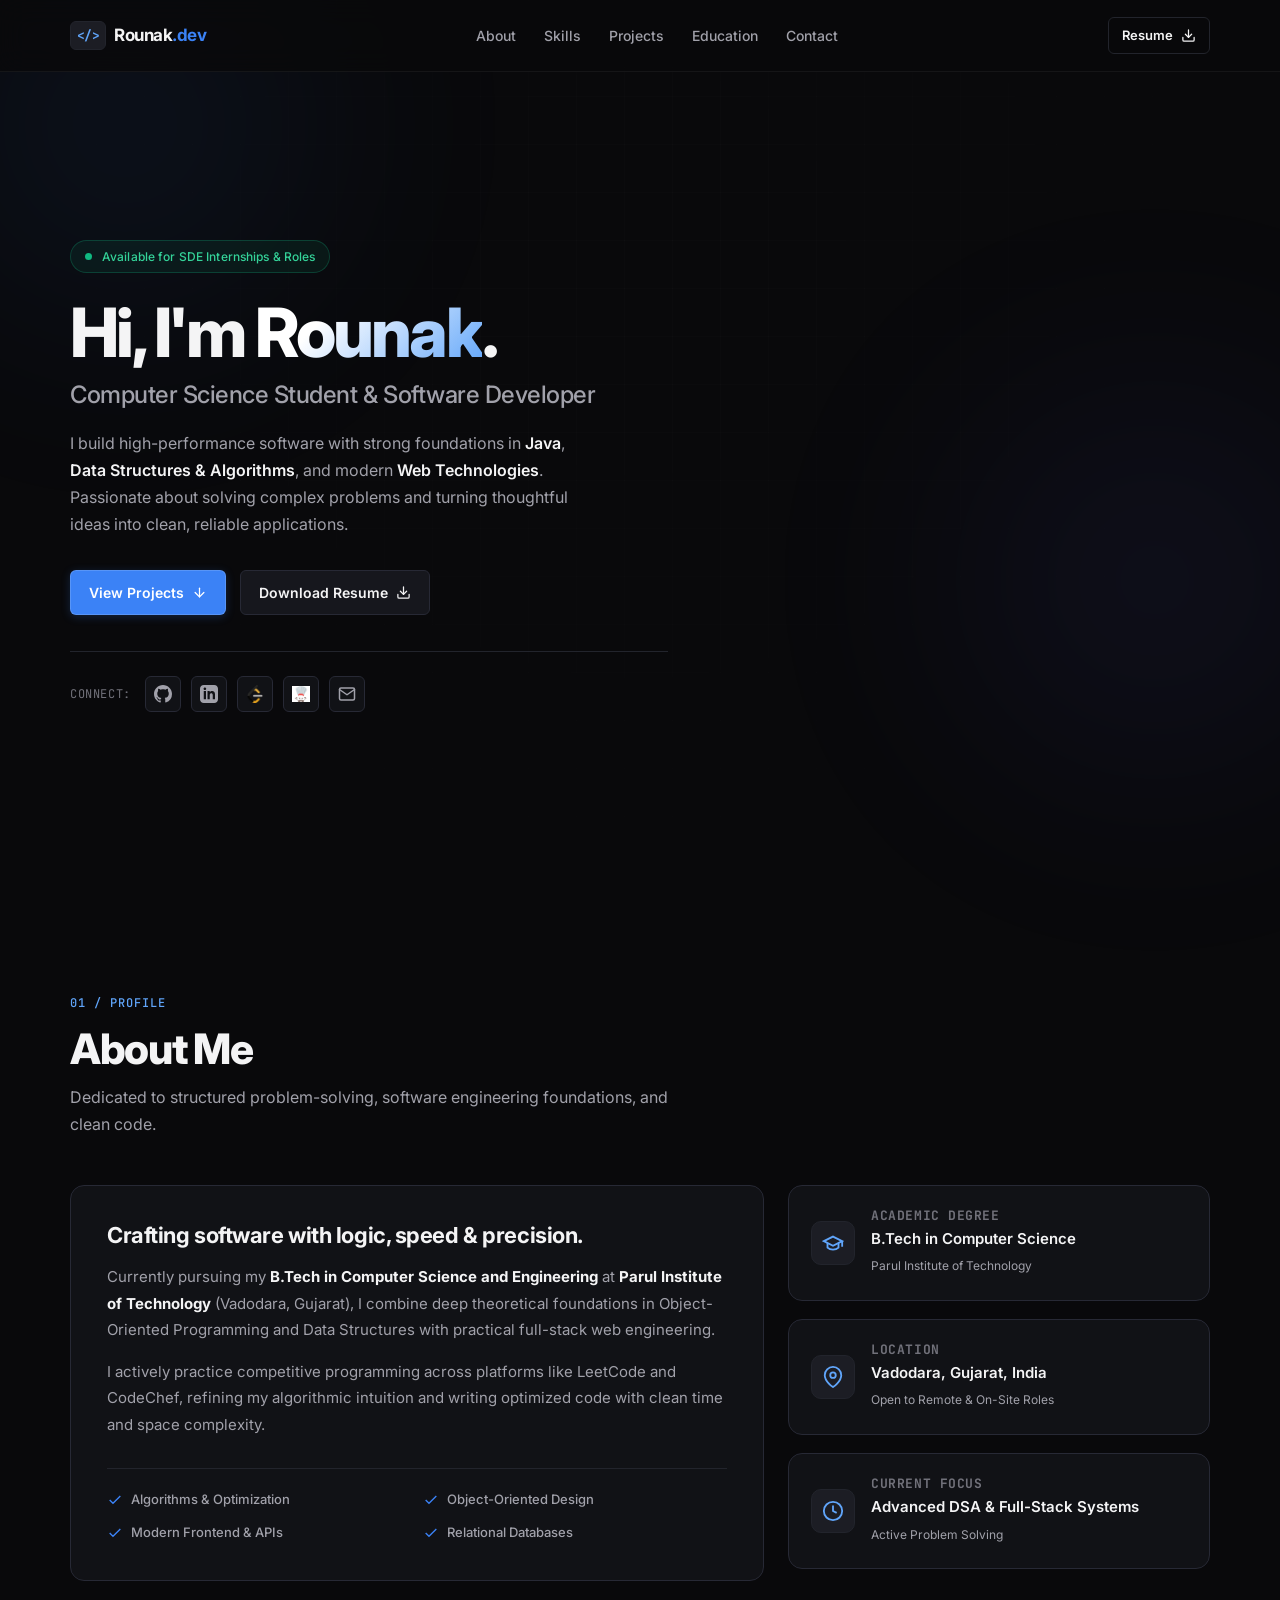
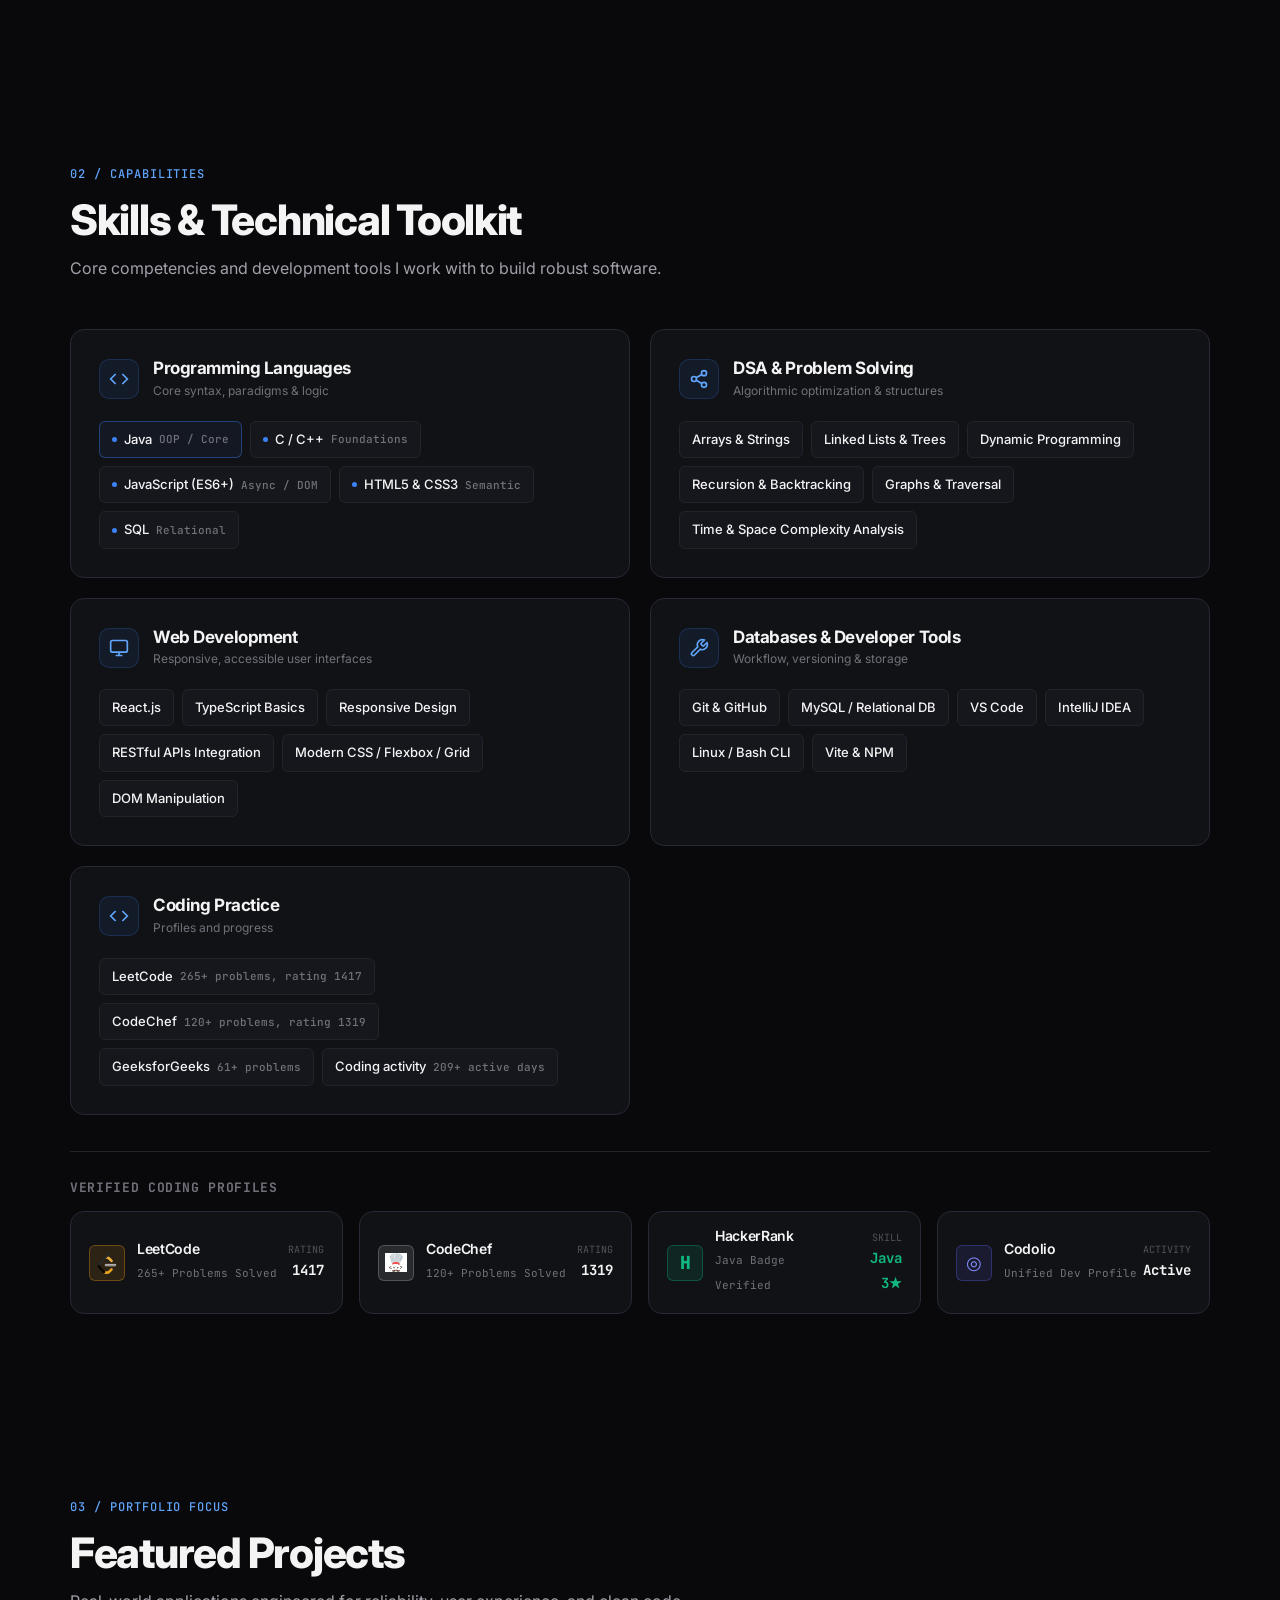
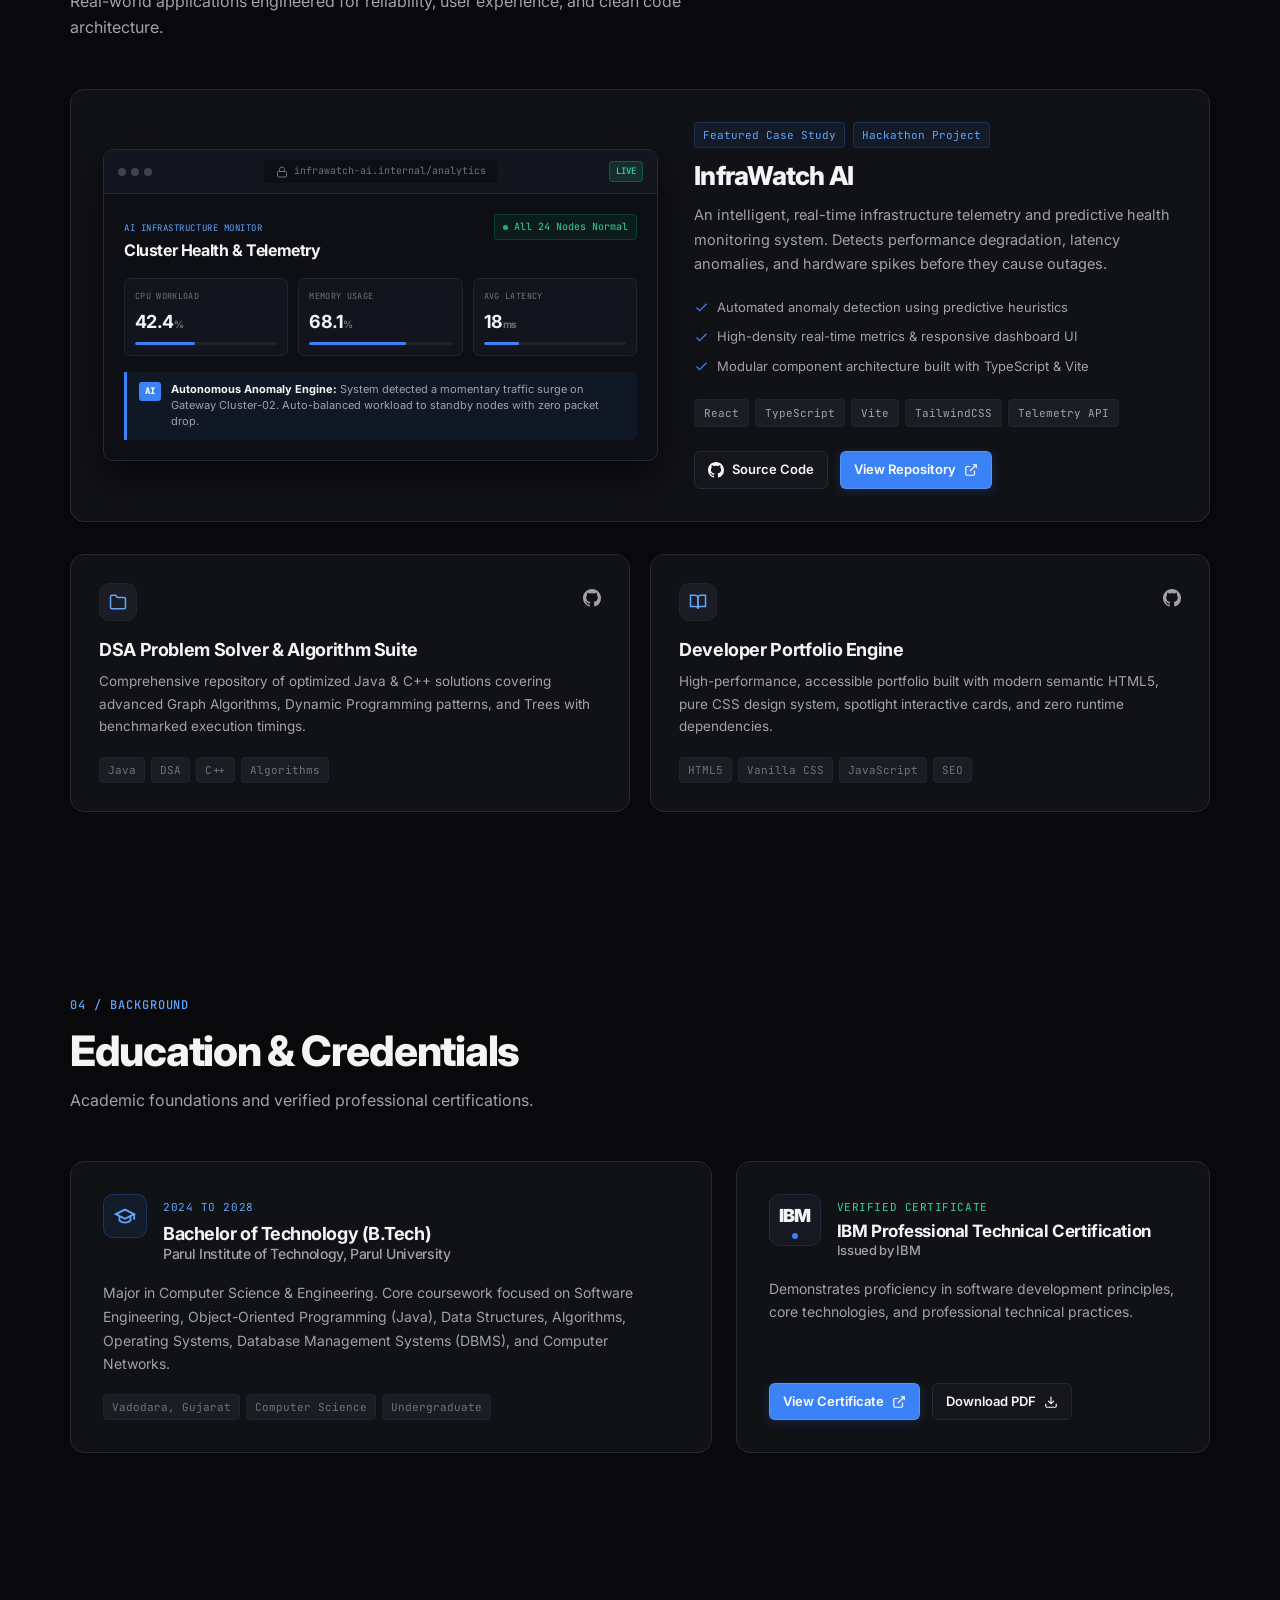
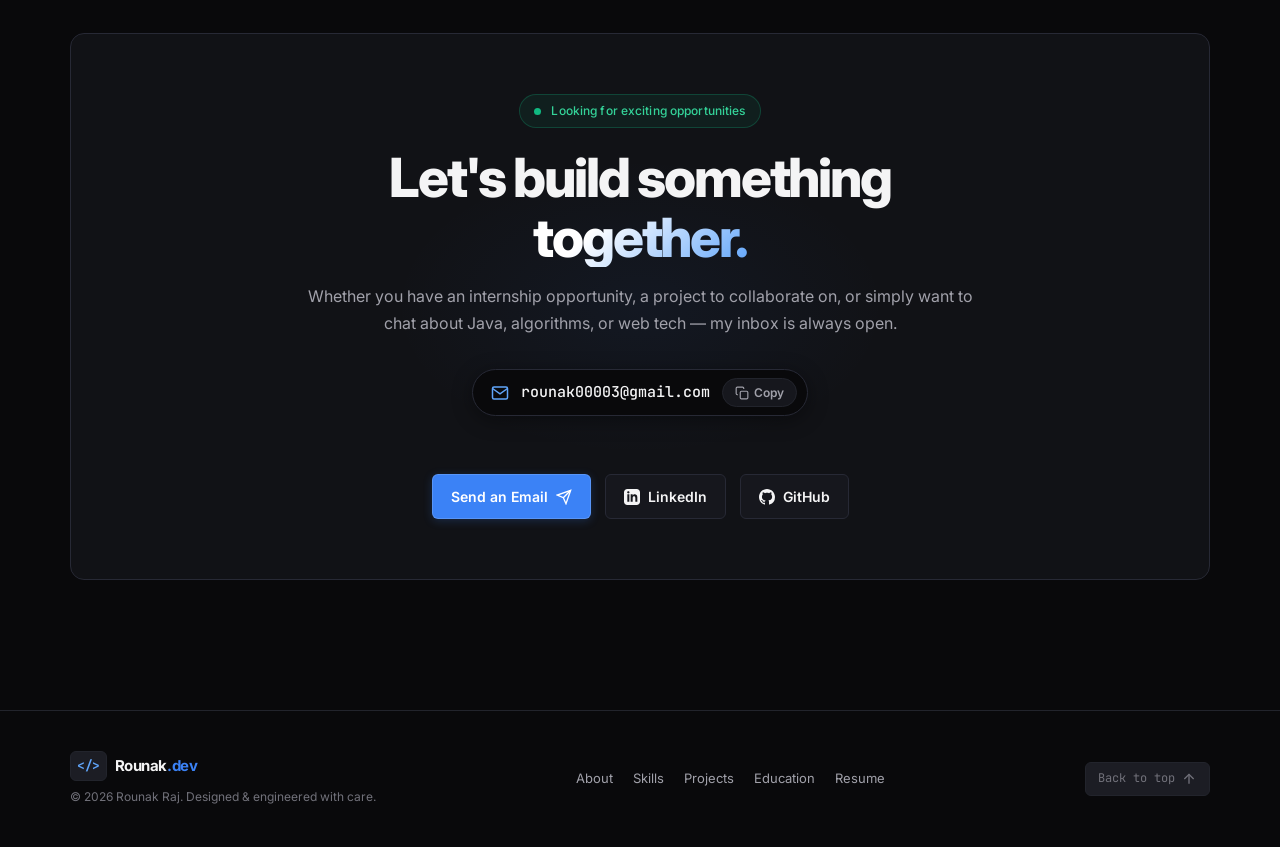
<file: index.html>
<!DOCTYPE html>
<html lang="en" class="scroll-smooth">

<head>
  <meta charset="UTF-8">
  <meta name="viewport" content="width=device-width, initial-scale=1.0">
  <title>Rounak Raj — Software Developer & CS Student</title>
  <meta name="description"
    content="Portfolio of Rounak Raj - Computer Science student, Java developer, and competitive programmer specializing in data structures, algorithms, and modern web development.">
  <meta name="keywords"
    content="Rounak Raj, Software Developer, Java, DSA, Web Development, Portfolio, Parul University, LeetCode">
  <meta name="author" content="Rounak Raj">

  <!-- Open Graph Meta Tags -->
  <meta property="og:title" content="Rounak Raj — Software Developer & CS Student">
  <meta property="og:description"
    content="Portfolio of Rounak Raj - Computer Science student, Java developer, and competitive programmer.">
  <meta property="og:type" content="website">
  <meta property="og:url" content="https://rounak2804.github.io/PORTFOLIO-WEBSITE/">

  <!-- Google Fonts: Inter & JetBrains Mono -->
  <link rel="preconnect" href="https://fonts.googleapis.com">
  <link rel="preconnect" href="https://fonts.gstatic.com" crossorigin>
  <link
    href="https://fonts.googleapis.com/css2?family=Inter:wght@300;400;500;600;700;800&family=JetBrains+Mono:ital,wght@0,400;0,500;0,600;1,400&display=swap"
    rel="stylesheet">

  <!-- Stylesheets -->
  <link rel="stylesheet" href="style.css">
</head>

<body class="bg-canvas text-primary">
  <!-- Subtle Background Grid & Glows -->
  <div class="bg-grid-pattern" aria-hidden="true"></div>
  <div class="glow-orb glow-top-left" aria-hidden="true"></div>
  <div class="glow-orb glow-bottom-right" aria-hidden="true"></div>

  <!-- Header / Navigation -->
  <header class="site-header" id="site-header">
    <div class="header-inner wrap">
      <a href="#home" class="brand-logo" aria-label="Rounak Raj Homepage">
        <span class="logo-symbol">&lt;/&gt;</span>
        <span class="logo-text">Rounak<span>.dev</span></span>
      </a>

      <nav class="nav-desktop" aria-label="Primary Navigation">
        <a href="#about" class="nav-link">About</a>
        <a href="#skills" class="nav-link">Skills</a>
        <a href="#projects" class="nav-link">Projects</a>
        <a href="#education" class="nav-link">Education</a>
        <a href="#contact" class="nav-link">Contact</a>
      </nav>

      <div class="nav-actions">
        <a href="Rounak_Raj_Professional_Resume.pdf" class="btn btn-outline btn-sm resume-btn" download
          aria-label="Download Resume">
          <span>Resume</span>
          <svg class="icon-sm" viewBox="0 0 24 24" fill="none" stroke="currentColor" stroke-width="2"
            stroke-linecap="round" stroke-linejoin="round">
            <path d="M21 15v4a2 2 0 0 1-2 2H5a2 2 0 0 1-2-2v-4" />
            <polyline points="7 10 12 15 17 10" />
            <line x1="12" y1="15" x2="12" y2="3" />
          </svg>
        </a>

        <!-- Mobile Menu Toggle Button -->
        <button class="mobile-toggle" id="mobile-toggle" aria-label="Toggle navigation menu" aria-expanded="false">
          <span class="bar"></span>
          <span class="bar"></span>
          <span class="bar"></span>
        </button>
      </div>
    </div>

    <!-- Mobile Navigation Drawer -->
    <div class="mobile-nav" id="mobile-nav">
      <div class="mobile-nav-inner">
        <a href="#about" class="mobile-nav-link">About</a>
        <a href="#skills" class="mobile-nav-link">Skills</a>
        <a href="#projects" class="mobile-nav-link">Projects</a>
        <a href="#education" class="mobile-nav-link">Education & Credentials</a>
        <a href="#contact" class="mobile-nav-link">Contact</a>
        <a href="Rounak_Raj_Professional_Resume.pdf" class="btn btn-primary mobile-resume" download>
          <span>Download Resume (PDF)</span>
          <svg class="icon-sm" viewBox="0 0 24 24" fill="none" stroke="currentColor" stroke-width="2"
            stroke-linecap="round" stroke-linejoin="round">
            <path d="M21 15v4a2 2 0 0 1-2 2H5a2 2 0 0 1-2-2v-4" />
            <polyline points="7 10 12 15 17 10" />
            <line x1="12" y1="15" x2="12" y2="3" />
          </svg>
        </a>
      </div>
    </div>
  </header>

  <main>
    <!-- HERO SECTION -->
    <section class="hero-section wrap" id="home">
      <div class="hero-content reveal">
        <!-- Availability Pill -->
        <div class="status-badge">
          <span class="pulse-dot"></span>
          <span>Available for SDE Internships &amp; Roles</span>
        </div>

        <h1 class="hero-title">
          Hi, I'm <span class="gradient-text">Rounak</span>.
        </h1>

        <h2 class="hero-subtitle">
          Computer Science Student &amp; Software Developer
        </h2>

        <p class="hero-intro">
          I build high-performance software with strong foundations in <strong class="text-highlight">Java</strong>,
          <strong class="text-highlight">Data Structures &amp; Algorithms</strong>, and modern <strong
            class="text-highlight">Web Technologies</strong>. Passionate about solving complex problems and turning
          thoughtful ideas into clean, reliable applications.
        </p>

        <!-- CTA Buttons -->
        <div class="hero-ctas">
          <a href="#projects" class="btn btn-primary">
            <span>View Projects</span>
            <svg class="icon-sm" viewBox="0 0 24 24" fill="none" stroke="currentColor" stroke-width="2"
              stroke-linecap="round" stroke-linejoin="round">
              <line x1="12" y1="5" x2="12" y2="19" />
              <polyline points="19 12 12 19 5 12" />
            </svg>
          </a>
          <a href="Rounak_Raj_Professional_Resume.pdf" class="btn btn-secondary" download>
            <span>Download Resume</span>
            <svg class="icon-sm" viewBox="0 0 24 24" fill="none" stroke="currentColor" stroke-width="2"
              stroke-linecap="round" stroke-linejoin="round">
              <path d="M21 15v4a2 2 0 0 1-2 2H5a2 2 0 0 1-2-2v-4" />
              <polyline points="7 10 12 15 17 10" />
              <line x1="12" y1="15" x2="12" y2="3" />
            </svg>
          </a>
        </div>

        <!-- Social Quick Links -->
        <div class="hero-socials">
          <span class="social-label">Connect:</span>
          <div class="social-links">
            <a href="https://github.com/Rounak2804" target="_blank" rel="noopener noreferrer" class="social-btn"
              aria-label="GitHub Profile" title="GitHub">
              <svg viewBox="0 0 24 24" width="18" height="18" fill="currentColor">
                <path
                  d="M12 0C5.37 0 0 5.37 0 12c0 5.31 3.435 9.795 8.205 11.385.6.105.825-.255.825-.57 0-.285-.015-1.23-.015-2.235-3.015.555-3.795-.735-4.035-1.41-.135-.345-.72-1.41-1.23-1.695-.42-.225-1.02-.78-.015-.795.945-.015 1.62.87 1.845 1.23 1.08 1.815 2.805 1.305 3.495.99.105-.78.42-1.305.765-1.605-2.67-.3-5.46-1.335-5.46-5.925 0-1.305.465-2.385 1.23-3.225-.12-.3-.54-1.53.12-3.18 0 0 1.005-.315 3.3 1.23.96-.27 1.98-.405 3-.405s2.04.135 3 .405c2.295-1.56 3.3-1.23 3.3-1.23.66 1.65.24 2.88.12 3.18.765.84 1.23 1.905 1.23 3.225 0 4.605-2.805 5.625-5.475 5.925.435.375.81 1.095.81 2.22 0 1.605-.015 2.895-.015 3.3 0 .315.225.69.825.57A12.02 12.02 0 0024 12c0-6.63-5.37-12-12-12z" />
              </svg>
            </a>
            <a href="https://www.linkedin.com/in/rounak-raj-75b8b7328" target="_blank" rel="noopener noreferrer"
              class="social-btn" aria-label="LinkedIn Profile" title="LinkedIn">
              <svg viewBox="0 0 24 24" width="18" height="18" fill="currentColor">
                <path
                  d="M19 0h-14c-2.761 0-5 2.239-5 5v14c0 2.761 2.239 5 5 5h14c2.762 0 5-2.239 5-5v-14c0-2.761-2.238-5-5-5zm-11 19h-3v-11h3v11zm-1.5-12.268c-.966 0-1.75-.79-1.75-1.764s.784-1.764 1.75-1.764 1.75.79 1.75 1.764-.783 1.764-1.75 1.764zm13.5 12.268h-3v-5.604c0-3.368-4-3.113-4 0v5.604h-3v-11h3v1.765c1.396-2.586 7-2.777 7 2.476v6.759z" />
              </svg>
            </a>
            <a href="https://leetcode.com/u/Rounak2802/" target="_blank" rel="noopener noreferrer" class="social-btn"
              aria-label="LeetCode Profile" title="LeetCode (265+ Solved)">
              <img src="leetcode-icon.png" alt="LeetCode" class="social-icon-img"
                onerror="this.style.display='none'; this.nextElementSibling.style.display='inline';">
              <span
                style="display:none; font-weight:700; font-family:var(--font-mono); font-size:12px; color:#ffa116;">LC</span>
            </a>
            <a href="https://www.codechef.com/users/rounak2802" target="_blank" rel="noopener noreferrer"
              class="social-btn" aria-label="CodeChef Profile" title="CodeChef (120+ Solved)">
              <img src="codechef-icon.png" alt="CodeChef" class="social-icon-img"
                onerror="this.style.display='none'; this.nextElementSibling.style.display='inline';">
              <span
                style="display:none; font-weight:700; font-family:var(--font-mono); font-size:12px; color:#ffffff;">CC</span>
            </a>
            <a href="mailto:rounak00003@gmail.com" class="social-btn" aria-label="Email Rounak"
              title="Email: rounak00003@gmail.com">
              <svg viewBox="0 0 24 24" width="18" height="18" fill="none" stroke="currentColor" stroke-width="2"
                stroke-linecap="round" stroke-linejoin="round">
                <path d="M4 4h16c1.1 0 2 .9 2 2v12c0 1.1-.9 2-2 2H4c-1.1 0-2-.9-2-2V6c0-1.1.9-2 2-2z" />
                <polyline points="22,6 12,13 2,6" />
              </svg>
            </a>
          </div>
        </div>
      </div>

    </section>

    <!-- ABOUT SECTION -->
    <section class="section wrap" id="about">
      <div class="section-header reveal">
        <span class="section-tag">01 / Profile</span>
        <h2 class="section-title">About Me</h2>
        <p class="section-subtitle">Dedicated to structured problem-solving, software engineering foundations, and clean
          code.</p>
      </div>

      <div class="about-grid">
        <!-- Main Bio Card -->
        <div class="about-card bio-card spotlight-card reveal">
          <div class="card-glow"></div>
          <h3>Crafting software with logic, speed &amp; precision.</h3>
          <p>
            Currently pursuing my <strong>B.Tech in Computer Science and Engineering</strong> at <strong>Parul Institute
              of Technology</strong> (Vadodara, Gujarat), I combine deep theoretical foundations in Object-Oriented
            Programming and Data Structures with practical full-stack web engineering.
          </p>
          <p>
            I actively practice competitive programming across platforms like LeetCode and CodeChef, refining my
            algorithmic intuition and writing optimized code with clean time and space complexity.
          </p>

          <div class="bio-highlights">
            <div class="bio-pill">
              <svg class="pill-icon" viewBox="0 0 24 24" fill="none" stroke="currentColor" stroke-width="2">
                <polyline points="20 6 9 17 4 12" />
              </svg>
              <span>Algorithms &amp; Optimization</span>
            </div>
            <div class="bio-pill">
              <svg class="pill-icon" viewBox="0 0 24 24" fill="none" stroke="currentColor" stroke-width="2">
                <polyline points="20 6 9 17 4 12" />
              </svg>
              <span>Object-Oriented Design</span>
            </div>
            <div class="bio-pill">
              <svg class="pill-icon" viewBox="0 0 24 24" fill="none" stroke="currentColor" stroke-width="2">
                <polyline points="20 6 9 17 4 12" />
              </svg>
              <span>Modern Frontend &amp; APIs</span>
            </div>
            <div class="bio-pill">
              <svg class="pill-icon" viewBox="0 0 24 24" fill="none" stroke="currentColor" stroke-width="2">
                <polyline points="20 6 9 17 4 12" />
              </svg>
              <span>Relational Databases</span>
            </div>
          </div>
        </div>

        <!-- Right Quick Info Bento -->
        <div class="about-sidebar">
          <div class="info-card spotlight-card reveal delay-1">
            <div class="info-icon">
              <svg viewBox="0 0 24 24" fill="none" stroke="currentColor" stroke-width="2">
                <path d="M22 10v6M2 10l10-5 10 5-10 5z" />
                <path d="M6 12v5c3 3 9 3 12 0v-5" />
              </svg>
            </div>
            <div>
              <h4>Academic Degree</h4>
              <p>B.Tech in Computer Science</p>
              <small>Parul Institute of Technology</small>
            </div>
          </div>

          <div class="info-card spotlight-card reveal delay-1">
            <div class="info-icon">
              <svg viewBox="0 0 24 24" fill="none" stroke="currentColor" stroke-width="2">
                <path d="M21 10c0 7-9 13-9 13s-9-6-9-13a9 9 0 0 1 18 0z" />
                <circle cx="12" cy="10" r="3" />
              </svg>
            </div>
            <div>
              <h4>Location</h4>
              <p>Vadodara, Gujarat, India</p>
              <small>Open to Remote &amp; On-Site Roles</small>
            </div>
          </div>

          <div class="info-card spotlight-card reveal delay-1">
            <div class="info-icon">
              <svg viewBox="0 0 24 24" fill="none" stroke="currentColor" stroke-width="2">
                <circle cx="12" cy="12" r="10" />
                <polyline points="12 6 12 12 16 14" />
              </svg>
            </div>
            <div>
              <h4>Current Focus</h4>
              <p>Advanced DSA &amp; Full-Stack Systems</p>
              <small>Active Problem Solving</small>
            </div>
          </div>
        </div>
      </div>
    </section>

    <!-- SKILLS & TOOLKIT SECTION -->
    <section class="section wrap" id="skills">
      <div class="section-header reveal">
        <span class="section-tag">02 / Capabilities</span>
        <h2 class="section-title">Skills &amp; Technical Toolkit</h2>
        <p class="section-subtitle">Core competencies and development tools I work with to build robust software.</p>
      </div>

      <div class="skills-bento">
        <!-- Category 1: Programming Languages -->
        <div class="skill-category-card spotlight-card reveal">
          <div class="category-header">
            <div class="category-icon">
              <svg viewBox="0 0 24 24" fill="none" stroke="currentColor" stroke-width="2">
                <polyline points="16 18 22 12 16 6" />
                <polyline points="8 6 2 12 8 18" />
              </svg>
            </div>
            <div>
              <h3>Programming Languages</h3>
              <p>Core syntax, paradigms &amp; logic</p>
            </div>
          </div>
          <div class="skill-badges">
            <div class="skill-badge highlight-badge">
              <span class="badge-dot"></span>
              <span class="badge-name">Java</span>
              <span class="badge-sub">OOP / Core</span>
            </div>
            <div class="skill-badge">
              <span class="badge-dot"></span>
              <span class="badge-name">C / C++</span>
              <span class="badge-sub">Foundations</span>
            </div>
            <div class="skill-badge">
              <span class="badge-dot"></span>
              <span class="badge-name">JavaScript (ES6+)</span>
              <span class="badge-sub">Async / DOM</span>
            </div>
            <div class="skill-badge">
              <span class="badge-dot"></span>
              <span class="badge-name">HTML5 &amp; CSS3</span>
              <span class="badge-sub">Semantic</span>
            </div>
            <div class="skill-badge">
              <span class="badge-dot"></span>
              <span class="badge-name">SQL</span>
              <span class="badge-sub">Relational</span>
            </div>
          </div>
        </div>

        <!-- Category 2: DSA & Problem Solving -->
        <div class="skill-category-card spotlight-card reveal">
          <div class="category-header">
            <div class="category-icon">
              <svg viewBox="0 0 24 24" fill="none" stroke="currentColor" stroke-width="2">
                <circle cx="18" cy="5" r="3" />
                <circle cx="6" cy="12" r="3" />
                <circle cx="18" cy="19" r="3" />
                <line x1="8.59" y1="13.51" x2="15.42" y2="17.49" />
                <line x1="15.41" y1="6.51" x2="8.59" y2="10.49" />
              </svg>
            </div>
            <div>
              <h3>DSA &amp; Problem Solving</h3>
              <p>Algorithmic optimization &amp; structures</p>
            </div>
          </div>
          <div class="skill-badges">
            <div class="skill-badge">
              <span class="badge-name">Arrays &amp; Strings</span>
            </div>
            <div class="skill-badge">
              <span class="badge-name">Linked Lists &amp; Trees</span>
            </div>
            <div class="skill-badge">
              <span class="badge-name">Dynamic Programming</span>
            </div>
            <div class="skill-badge">
              <span class="badge-name">Recursion &amp; Backtracking</span>
            </div>
            <div class="skill-badge">
              <span class="badge-name">Graphs &amp; Traversal</span>
            </div>
            <div class="skill-badge">
              <span class="badge-name">Time &amp; Space Complexity Analysis</span>
            </div>
          </div>
        </div>

        <!-- Category 3: Web Development -->
        <div class="skill-category-card spotlight-card reveal">
          <div class="category-header">
            <div class="category-icon">
              <svg viewBox="0 0 24 24" fill="none" stroke="currentColor" stroke-width="2">
                <rect x="2" y="3" width="20" height="14" rx="2" ry="2" />
                <line x1="8" y1="21" x2="16" y2="21" />
                <line x1="12" y1="17" x2="12" y2="21" />
              </svg>
            </div>
            <div>
              <h3>Web Development</h3>
              <p>Responsive, accessible user interfaces</p>
            </div>
          </div>
          <div class="skill-badges">
            <div class="skill-badge">
              <span class="badge-name">React.js</span>
            </div>
            <div class="skill-badge">
              <span class="badge-name">TypeScript Basics</span>
            </div>
            <div class="skill-badge">
              <span class="badge-name">Responsive Design</span>
            </div>
            <div class="skill-badge">
              <span class="badge-name">RESTful APIs Integration</span>
            </div>
            <div class="skill-badge">
              <span class="badge-name">Modern CSS / Flexbox / Grid</span>
            </div>
            <div class="skill-badge">
              <span class="badge-name">DOM Manipulation</span>
            </div>
          </div>
        </div>

        <!-- Category 4: Tools & Databases -->
        <div class="skill-category-card spotlight-card reveal">
          <div class="category-header">
            <div class="category-icon">
              <svg viewBox="0 0 24 24" fill="none" stroke="currentColor" stroke-width="2">
                <path
                  d="M14.7 6.3a1 1 0 0 0 0 1.4l1.6 1.6a1 1 0 0 0 1.4 0l3.77-3.77a6 6 0 0 1-7.94 7.94l-6.91 6.91a2.12 2.12 0 0 1-3-3l6.91-6.91a6 6 0 0 1 7.94-7.94l-3.76 3.76z" />
              </svg>
            </div>
            <div>
              <h3>Databases &amp; Developer Tools</h3>
              <p>Workflow, versioning &amp; storage</p>
            </div>
          </div>
          <div class="skill-badges">
            <div class="skill-badge">
              <span class="badge-name">Git &amp; GitHub</span>
            </div>
            <div class="skill-badge">
              <span class="badge-name">MySQL / Relational DB</span>
            </div>
            <div class="skill-badge">
              <span class="badge-name">VS Code</span>
            </div>
            <div class="skill-badge">
              <span class="badge-name">IntelliJ IDEA</span>
            </div>
            <div class="skill-badge">
              <span class="badge-name">Linux / Bash CLI</span>
            </div>
            <div class="skill-badge">
              <span class="badge-name">Vite &amp; NPM</span>
            </div>
          </div>
        </div>

        <!-- Category 5: Coding Practice -->
        <div class="skill-category-card spotlight-card reveal">
          <div class="category-header">
            <div class="category-icon">
              <svg viewBox="0 0 24 24" fill="none" stroke="currentColor" stroke-width="2">
                <polyline points="16 18 22 12 16 6" />
                <polyline points="8 6 2 12 8 18" />
              </svg>
            </div>
            <div>
              <h3>Coding Practice</h3>
              <p>Profiles and progress</p>
            </div>
          </div>
          <div class="skill-badges">
            <div class="skill-badge">
              <span class="badge-name">LeetCode</span>
              <span class="badge-sub">265+ problems, rating 1417</span>
            </div>
            <div class="skill-badge">
              <span class="badge-name">CodeChef</span>
              <span class="badge-sub">120+ problems, rating 1319</span>
            </div>
            <div class="skill-badge">
              <span class="badge-name">GeeksforGeeks</span>
              <span class="badge-sub">61+ problems</span>
            </div>
            <div class="skill-badge">
              <span class="badge-name">Coding activity</span>
              <span class="badge-sub">209+ active days</span>
            </div>
          </div>
        </div>
      </div>

      <!-- Coding Profiles Bento Strip -->
      <div class="coding-profiles-strip reveal">
        <h4 class="profiles-strip-title">Verified Coding Profiles</h4>
        <div class="profiles-grid">
          <a href="https://leetcode.com/u/Rounak2802/" target="_blank" rel="noopener noreferrer"
            class="profile-card spotlight-card" aria-label="LeetCode Profile">
            <div class="profile-card-left">
              <div class="platform-icon leetcode-bg">
                <img src="leetcode-icon.png" alt="LeetCode" class="icon-img" onerror="this.innerHTML='LC'">
              </div>
              <div>
                <h5>LeetCode</h5>
                <span class="profile-stat">265+ Problems Solved</span>
              </div>
            </div>
            <div class="profile-rating">
              <span class="rating-label">Rating</span>
              <span class="rating-val">1417</span>
            </div>
          </a>

          <a href="https://www.codechef.com/users/rounak2802" target="_blank" rel="noopener noreferrer"
            class="profile-card spotlight-card" aria-label="CodeChef Profile">
            <div class="profile-card-left">
              <div class="platform-icon codechef-bg">
                <img src="codechef-icon.png" alt="CodeChef" class="icon-img" onerror="this.innerHTML='CC'">
              </div>
              <div>
                <h5>CodeChef</h5>
                <span class="profile-stat">120+ Problems Solved</span>
              </div>
            </div>
            <div class="profile-rating">
              <span class="rating-label">Rating</span>
              <span class="rating-val">1319</span>
            </div>
          </a>

          <a href="https://www.hackerrank.com/profile/Rounak2802" target="_blank" rel="noopener noreferrer"
            class="profile-card spotlight-card" aria-label="HackerRank Profile">
            <div class="profile-card-left">
              <div class="platform-icon hackerrank-bg">
                <span class="hr-letter">H</span>
              </div>
              <div>
                <h5>HackerRank</h5>
                <span class="profile-stat">Java Badge Verified</span>
              </div>
            </div>
            <div class="profile-rating">
              <span class="rating-label">Skill</span>
              <span class="rating-val badge-star">Java 3★</span>
            </div>
          </a>

          <a href="https://codolio.com/profile/Rounak2802" target="_blank" rel="noopener noreferrer"
            class="profile-card spotlight-card" aria-label="Codolio Profile">
            <div class="profile-card-left">
              <div class="platform-icon codolio-bg">
                <span class="codolio-symbol">◎</span>
              </div>
              <div>
                <h5>Codolio</h5>
                <span class="profile-stat">Unified Dev Profile</span>
              </div>
            </div>
            <div class="profile-rating">
              <span class="rating-label">Activity</span>
              <span class="rating-val">Active</span>
            </div>
          </a>
        </div>
      </div>
    </section>

    <!-- FEATURED PROJECTS SECTION -->
    <section class="section wrap" id="projects">
      <div class="section-header reveal">
        <span class="section-tag">03 / Portfolio Focus</span>
        <h2 class="section-title">Featured Projects</h2>
        <p class="section-subtitle">Real-world applications engineered for reliability, user experience, and clean code
          architecture.</p>
      </div>

      <div class="projects-container">
        <!-- FEATURED PROJECT 1: InfraWatch AI -->
        <article class="featured-project-card spotlight-card reveal">
          <div class="project-preview-side">
            <!-- Simulated Live Monitoring Dashboard UI -->
            <div class="mock-browser">
              <div class="mock-browser-header">
                <div class="mock-dots">
                  <span></span><span></span><span></span>
                </div>
                <div class="mock-address-bar">
                  <svg viewBox="0 0 24 24" width="12" height="12" fill="none" stroke="currentColor" stroke-width="2">
                    <rect x="3" y="11" width="18" height="11" rx="2" ry="2" />
                    <path d="M7 11V7a5 5 0 0 1 10 0v4" />
                  </svg>
                  <span>infrawatch-ai.internal/analytics</span>
                </div>
                <div class="mock-badge">LIVE</div>
              </div>

              <div class="mock-browser-body">
                <div class="mock-dash-top">
                  <div>
                    <span class="mock-label">AI INFRASTRUCTURE MONITOR</span>
                    <h4 class="mock-heading">Cluster Health &amp; Telemetry</h4>
                  </div>
                  <div class="mock-status-pill">
                    <span class="status-pulse-green"></span>
                    <span>All 24 Nodes Normal</span>
                  </div>
                </div>

                <div class="mock-metrics-row">
                  <div class="mock-metric-tile">
                    <span class="tile-title">CPU WORKLOAD</span>
                    <div class="tile-val">42.4<small>%</small></div>
                    <div class="tile-bar">
                      <div class="bar-fill" style="width: 42%;"></div>
                    </div>
                  </div>

                  <div class="mock-metric-tile">
                    <span class="tile-title">MEMORY USAGE</span>
                    <div class="tile-val">68.1<small>%</small></div>
                    <div class="tile-bar">
                      <div class="bar-fill" style="width: 68%;"></div>
                    </div>
                  </div>

                  <div class="mock-metric-tile">
                    <span class="tile-title">AVG LATENCY</span>
                    <div class="tile-val">18<small>ms</small></div>
                    <div class="tile-bar">
                      <div class="bar-fill" style="width: 25%;"></div>
                    </div>
                  </div>
                </div>

                <!-- AI Diagnostic Insight Notification Box -->
                <div class="mock-ai-banner">
                  <div class="ai-chip">AI</div>
                  <div class="ai-text">
                    <strong>Autonomous Anomaly Engine:</strong> System detected a momentary traffic surge on Gateway
                    Cluster-02. Auto-balanced workload to standby nodes with zero packet drop.
                  </div>
                </div>
              </div>
            </div>
          </div>

          <div class="project-details-side">
            <div class="project-meta-pill">
              <span class="meta-tag">Featured Case Study</span>
              <span class="meta-tag">Hackathon Project</span>
            </div>

            <h3 class="project-name">InfraWatch AI</h3>
            <p class="project-summary">
              An intelligent, real-time infrastructure telemetry and predictive health monitoring system. Detects
              performance degradation, latency anomalies, and hardware spikes before they cause outages.
            </p>

            <div class="project-features-list">
              <div class="feature-item">
                <svg viewBox="0 0 24 24" class="check-icon" fill="none" stroke="currentColor" stroke-width="2">
                  <polyline points="20 6 9 17 4 12" />
                </svg>
                <span>Automated anomaly detection using predictive heuristics</span>
              </div>
              <div class="feature-item">
                <svg viewBox="0 0 24 24" class="check-icon" fill="none" stroke="currentColor" stroke-width="2">
                  <polyline points="20 6 9 17 4 12" />
                </svg>
                <span>High-density real-time metrics &amp; responsive dashboard UI</span>
              </div>
              <div class="feature-item">
                <svg viewBox="0 0 24 24" class="check-icon" fill="none" stroke="currentColor" stroke-width="2">
                  <polyline points="20 6 9 17 4 12" />
                </svg>
                <span>Modular component architecture built with TypeScript &amp; Vite</span>
              </div>
            </div>

            <div class="project-tags">
              <span class="tech-tag">React</span>
              <span class="tech-tag">TypeScript</span>
              <span class="tech-tag">Vite</span>
              <span class="tech-tag">TailwindCSS</span>
              <span class="tech-tag">Telemetry API</span>
            </div>

            <div class="project-actions">
              <a href="https://github.com/Rounak2804" target="_blank" rel="noopener noreferrer"
                class="btn btn-secondary btn-sm">
                <svg viewBox="0 0 24 24" width="16" height="16" fill="currentColor">
                  <path
                    d="M12 0C5.37 0 0 5.37 0 12c0 5.31 3.435 9.795 8.205 11.385.6.105.825-.255.825-.57 0-.285-.015-1.23-.015-2.235-3.015.555-3.795-.735-4.035-1.41-.135-.345-.72-1.41-1.23-1.695-.42-.225-1.02-.78-.015-.795.945-.015 1.62.87 1.845 1.23 1.08 1.815 2.805 1.305 3.495.99.105-.78.42-1.305.765-1.605-2.67-.3-5.46-1.335-5.46-5.925 0-1.305.465-2.385 1.23-3.225-.12-.3-.54-1.53.12-3.18 0 0 1.005-.315 3.3 1.23.96-.27 1.98-.405 3-.405s2.04.135 3 .405c2.295-1.56 3.3-1.23 3.3-1.23.66 1.65.24 2.88.12 3.18.765.84 1.23 1.905 1.23 3.225 0 4.605-2.805 5.625-5.475 5.925.435.375.81 1.095.81 2.22 0 1.605-.015 2.895-.015 3.3 0 .315.225.69.825.57A12.02 12.02 0 0024 12c0-6.63-5.37-12-12-12z" />
                </svg>
                <span>Source Code</span>
              </a>
              <a href="https://github.com/Rounak2804" target="_blank" rel="noopener noreferrer"
                class="btn btn-primary btn-sm">
                <span>View Repository</span>
                <svg viewBox="0 0 24 24" width="14" height="14" fill="none" stroke="currentColor" stroke-width="2">
                  <path d="M18 13v6a2 2 0 0 1-2 2H5a2 2 0 0 1-2-2V8a2 2 0 0 1 2-2h6" />
                  <polyline points="15 3 21 3 21 9" />
                  <line x1="10" y1="14" x2="21" y2="3" />
                </svg>
              </a>
            </div>
          </div>
        </article>

        <!-- SECONDARY PROJECTS GRID -->
        <div class="secondary-projects-grid">
          <!-- Project 2: Algorithm Visualizer & Engine -->
          <article class="project-sub-card spotlight-card reveal">
            <div class="sub-card-top">
              <div class="folder-icon">
                <svg viewBox="0 0 24 24" fill="none" stroke="currentColor" stroke-width="2">
                  <path d="M22 19a2 2 0 0 1-2 2H4a2 2 0 0 1-2-2V5a2 2 0 0 1 2-2h5l2 3h9a2 2 0 0 1 2 2z" />
                </svg>
              </div>
              <div class="sub-card-links">
                <a href="https://github.com/Rounak2804" target="_blank" rel="noopener noreferrer"
                  aria-label="GitHub Repository">
                  <svg viewBox="0 0 24 24" width="18" height="18" fill="currentColor">
                    <path
                      d="M12 0C5.37 0 0 5.37 0 12c0 5.31 3.435 9.795 8.205 11.385.6.105.825-.255.825-.57 0-.285-.015-1.23-.015-2.235-3.015.555-3.795-.735-4.035-1.41-.135-.345-.72-1.41-1.23-1.695-.42-.225-1.02-.78-.015-.795.945-.015 1.62.87 1.845 1.23 1.08 1.815 2.805 1.305 3.495.99.105-.78.42-1.305.765-1.605-2.67-.3-5.46-1.335-5.46-5.925 0-1.305.465-2.385 1.23-3.225-.12-.3-.54-1.53.12-3.18 0 0 1.005-.315 3.3 1.23.96-.27 1.98-.405 3-.405s2.04.135 3 .405c2.295-1.56 3.3-1.23 3.3-1.23.66 1.65.24 2.88.12 3.18.765.84 1.23 1.905 1.23 3.225 0 4.605-2.805 5.625-5.475 5.925.435.375.81 1.095.81 2.22 0 1.605-.015 2.895-.015 3.3 0 .315.225.69.825.57A12.02 12.02 0 0024 12c0-6.63-5.37-12-12-12z" />
                  </svg>
                </a>
              </div>
            </div>
            <h4 class="sub-project-title">DSA Problem Solver &amp; Algorithm Suite</h4>
            <p class="sub-project-desc">
              Comprehensive repository of optimized Java &amp; C++ solutions covering advanced Graph Algorithms, Dynamic
              Programming patterns, and Trees with benchmarked execution timings.
            </p>
            <div class="sub-project-tags">
              <span>Java</span>
              <span>DSA</span>
              <span>C++</span>
              <span>Algorithms</span>
            </div>
          </article>

          <!-- Project 3: Modern Portfolio Platform -->
          <article class="project-sub-card spotlight-card reveal delay-1">
            <div class="sub-card-top">
              <div class="folder-icon">
                <svg viewBox="0 0 24 24" fill="none" stroke="currentColor" stroke-width="2">
                  <path d="M2 3h6a4 4 0 0 1 4 4v14a3 3 0 0 0-3-3H2z" />
                  <path d="M22 3h-6a4 4 0 0 0-4 4v14a3 3 0 0 1 3-3h7z" />
                </svg>
              </div>
              <div class="sub-card-links">
                <a href="https://github.com/Rounak2804/PORTFOLIO-WEBSITE" target="_blank" rel="noopener noreferrer"
                  aria-label="GitHub Repository">
                  <svg viewBox="0 0 24 24" width="18" height="18" fill="currentColor">
                    <path
                      d="M12 0C5.37 0 0 5.37 0 12c0 5.31 3.435 9.795 8.205 11.385.6.105.825-.255.825-.57 0-.285-.015-1.23-.015-2.235-3.015.555-3.795-.735-4.035-1.41-.135-.345-.72-1.41-1.23-1.695-.42-.225-1.02-.78-.015-.795.945-.015 1.62.87 1.845 1.23 1.08 1.815 2.805 1.305 3.495.99.105-.78.42-1.305.765-1.605-2.67-.3-5.46-1.335-5.46-5.925 0-1.305.465-2.385 1.23-3.225-.12-.3-.54-1.53.12-3.18 0 0 1.005-.315 3.3 1.23.96-.27 1.98-.405 3-.405s2.04.135 3 .405c2.295-1.56 3.3-1.23 3.3-1.23.66 1.65.24 2.88.12 3.18.765.84 1.23 1.905 1.23 3.225 0 4.605-2.805 5.625-5.475 5.925.435.375.81 1.095.81 2.22 0 1.605-.015 2.895-.015 3.3 0 .315.225.69.825.57A12.02 12.02 0 0024 12c0-6.63-5.37-12-12-12z" />
                  </svg>
                </a>
              </div>
            </div>
            <h4 class="sub-project-title">Developer Portfolio Engine</h4>
            <p class="sub-project-desc">
              High-performance, accessible portfolio built with modern semantic HTML5, pure CSS design system, spotlight
              interactive cards, and zero runtime dependencies.
            </p>
            <div class="sub-project-tags">
              <span>HTML5</span>
              <span>Vanilla CSS</span>
              <span>JavaScript</span>
              <span>SEO</span>
            </div>
          </article>
        </div>
      </div>
    </section>

    <!-- EDUCATION & CREDENTIALS SECTION -->
    <section class="section wrap" id="education">
      <div class="section-header reveal">
        <span class="section-tag">04 / Background</span>
        <h2 class="section-title">Education &amp; Credentials</h2>
        <p class="section-subtitle">Academic foundations and verified professional certifications.</p>
      </div>

      <div class="credentials-layout">
        <!-- Education Card -->
        <div class="edu-card spotlight-card reveal">
          <div class="edu-header">
            <div class="edu-icon">
              <svg viewBox="0 0 24 24" fill="none" stroke="currentColor" stroke-width="2">
                <path d="M22 10v6M2 10l10-5 10 5-10 5z" />
                <path d="M6 12v5c3 3 9 3 12 0v-5" />
              </svg>
            </div>
            <div>
              <span class="edu-timeline">2024 to 2028</span>
              <h3 class="edu-degree">Bachelor of Technology (B.Tech)</h3>
              <h4 class="edu-institution">Parul Institute of Technology, Parul University</h4>
            </div>
          </div>
          <div class="edu-body">
            <p>Major in Computer Science &amp; Engineering. Core coursework focused on Software Engineering,
              Object-Oriented Programming (Java), Data Structures, Algorithms, Operating Systems, Database Management
              Systems (DBMS), and Computer Networks.</p>
            <div class="edu-tags">
              <span>Vadodara, Gujarat</span>
              <span>Computer Science</span>
              <span>Undergraduate</span>
            </div>
          </div>
        </div>

        <!-- Certification Card -->
        <div class="cert-card spotlight-card reveal delay-1">
          <div class="cert-header">
            <div class="cert-logo-box">
              <span class="cert-brand">IBM</span>
              <span class="cert-verify-dot"></span>
            </div>
            <div class="cert-title-group">
              <span class="cert-status">Verified Certificate</span>
              <h3 class="cert-name">IBM Professional Technical Certification</h3>
              <h4 class="cert-issuer">Issued by IBM</h4>
            </div>
          </div>

          <p class="cert-desc">
            Demonstrates proficiency in software development principles, core technologies, and professional technical
            practices.
          </p>

          <div class="cert-actions">
            <a href="Rounak_IBM_Certificate.pdf" target="_blank" rel="noopener noreferrer"
              class="btn btn-primary btn-sm">
              <span>View Certificate</span>
              <svg viewBox="0 0 24 24" width="14" height="14" fill="none" stroke="currentColor" stroke-width="2">
                <path d="M18 13v6a2 2 0 0 1-2 2H5a2 2 0 0 1-2-2V8a2 2 0 0 1 2-2h6" />
                <polyline points="15 3 21 3 21 9" />
                <line x1="10" y1="14" x2="21" y2="3" />
              </svg>
            </a>
            <a href="Rounak_IBM_Certificate.pdf" download class="btn btn-secondary btn-sm">
              <span>Download PDF</span>
              <svg viewBox="0 0 24 24" width="14" height="14" fill="none" stroke="currentColor" stroke-width="2">
                <path d="M21 15v4a2 2 0 0 1-2 2H5a2 2 0 0 1-2-2v-4" />
                <polyline points="7 10 12 15 17 10" />
                <line x1="12" y1="15" x2="12" y2="3" />
              </svg>
            </a>
          </div>
        </div>
      </div>
    </section>

    <!-- CONTACT & CTA SECTION -->
    <section class="section wrap" id="contact">
      <div class="contact-card spotlight-card reveal">
        <div class="contact-glow" aria-hidden="true"></div>

        <div class="contact-content">
          <div class="status-badge contact-status">
            <span class="pulse-dot"></span>
            <span>Looking for exciting opportunities</span>
          </div>

          <h2 class="contact-heading">
            Let's build something <span class="gradient-text">together.</span>
          </h2>

          <p class="contact-subtext">
            Whether you have an internship opportunity, a project to collaborate on, or simply want to chat about Java,
            algorithms, or web tech &mdash; my inbox is always open.
          </p>

          <!-- Interactive Email Box with Copy Feature -->
          <div class="email-box-container">
            <div class="email-box">
              <svg viewBox="0 0 24 24" class="email-icon" fill="none" stroke="currentColor" stroke-width="2">
                <path d="M4 4h16c1.1 0 2 .9 2 2v12c0 1.1-.9 2-2 2H4c-1.1 0-2-.9-2-2V6c0-1.1.9-2 2-2z" />
                <polyline points="22,6 12,13 2,6" />
              </svg>
              <a href="mailto:rounak00003@gmail.com" class="email-text" id="email-address">rounak00003@gmail.com</a>
              <button class="copy-btn" id="copy-email-btn" aria-label="Copy email address" title="Copy email">
                <svg class="copy-icon" viewBox="0 0 24 24" fill="none" stroke="currentColor" stroke-width="2">
                  <rect x="9" y="9" width="13" height="13" rx="2" ry="2" />
                  <path d="M5 15H4a2 2 0 0 1-2-2V4a2 2 0 0 1 2-2h9a2 2 0 0 1 2 2v1" />
                </svg>
                <span class="copy-label">Copy</span>
              </button>
            </div>
            <div class="copy-toast" id="copy-toast">Email copied to clipboard!</div>
          </div>

          <div class="contact-links">
            <a href="mailto:rounak00003@gmail.com" class="btn btn-primary">
              <span>Send an Email</span>
              <svg viewBox="0 0 24 24" width="16" height="16" fill="none" stroke="currentColor" stroke-width="2">
                <line x1="22" y1="2" x2="11" y2="13" />
                <polygon points="22 2 15 22 11 13 2 9 22 2" />
              </svg>
            </a>
            <a href="https://www.linkedin.com/in/rounak-raj-75b8b7328" target="_blank" rel="noopener noreferrer"
              class="btn btn-secondary">
              <svg viewBox="0 0 24 24" width="16" height="16" fill="currentColor">
                <path
                  d="M19 0h-14c-2.761 0-5 2.239-5 5v14c0 2.761 2.239 5 5 5h14c2.762 0 5-2.239 5-5v-14c0-2.761-2.238-5-5-5zm-11 19h-3v-11h3v11zm-1.5-12.268c-.966 0-1.75-.79-1.75-1.764s.784-1.764 1.75-1.764 1.75.79 1.75 1.764-.783 1.764-1.75 1.764zm13.5 12.268h-3v-5.604c0-3.368-4-3.113-4 0v5.604h-3v-11h3v1.765c1.396-2.586 7-2.777 7 2.476v6.759z" />
              </svg>
              <span>LinkedIn</span>
            </a>
            <a href="https://github.com/Rounak2804" target="_blank" rel="noopener noreferrer" class="btn btn-secondary">
              <svg viewBox="0 0 24 24" width="16" height="16" fill="currentColor">
                <path
                  d="M12 0C5.37 0 0 5.37 0 12c0 5.31 3.435 9.795 8.205 11.385.6.105.825-.255.825-.57 0-.285-.015-1.23-.015-2.235-3.015.555-3.795-.735-4.035-1.41-.135-.345-.72-1.41-1.23-1.695-.42-.225-1.02-.78-.015-.795.945-.015 1.62.87 1.845 1.23 1.08 1.815 2.805 1.305 3.495.99.105-.78.42-1.305.765-1.605-2.67-.3-5.46-1.335-5.46-5.925 0-1.305.465-2.385 1.23-3.225-.12-.3-.54-1.53.12-3.18 0 0 1.005-.315 3.3 1.23.96-.27 1.98-.405 3-.405s2.04.135 3 .405c2.295-1.56 3.3-1.23 3.3-1.23.66 1.65.24 2.88.12 3.18.765.84 1.23 1.905 1.23 3.225 0 4.605-2.805 5.625-5.475 5.925.435.375.81 1.095.81 2.22 0 1.605-.015 2.895-.015 3.3 0 .315.225.69.825.57A12.02 12.02 0 0024 12c0-6.63-5.37-12-12-12z" />
              </svg>
              <span>GitHub</span>
            </a>
          </div>
        </div>
      </div>
    </section>
  </main>

  <!-- SITE FOOTER -->
  <footer class="site-footer">
    <div class="wrap footer-inner">
      <div class="footer-left">
        <a href="#home" class="brand-logo footer-brand">
          <span class="logo-symbol">&lt;/&gt;</span>
          <span class="logo-text">Rounak<span>.dev</span></span>
        </a>
        <p class="footer-copy">&copy; 2026 Rounak Raj. Designed &amp; engineered with care.</p>
      </div>

      <div class="footer-links">
        <a href="#about">About</a>
        <a href="#skills">Skills</a>
        <a href="#projects">Projects</a>
        <a href="#education">Education</a>
        <a href="Rounak_Raj_Professional_Resume.pdf" download>Resume</a>
      </div>

      <div class="footer-right">
        <a href="#home" class="back-to-top" aria-label="Back to top">
          <span>Back to top</span>
          <svg viewBox="0 0 24 24" width="16" height="16" fill="none" stroke="currentColor" stroke-width="2">
            <line x1="12" y1="19" x2="12" y2="5" />
            <polyline points="5 12 12 5 19 12" />
          </svg>
        </a>
      </div>
    </div>
  </footer>

  <!-- Scripts -->
  <script src="script.js"></script>
</body>

</html>
</file>
<file: style.css>
/* ==========================================================================
   ROUNAK RAJ — MODERN DEVELOPER PORTFOLIO (2026 EDITION)
   Design System: Linear / Vercel-inspired Minimalist Dark Theme
   ========================================================================== */

:root {
  /* Colors */
  --bg-canvas: #09090b;
  --bg-card: #111216;
  --bg-card-elevated: #16171d;
  --bg-subtle: #1c1d24;
  --bg-glass: rgba(17, 18, 22, 0.85);

  --border-subtle: #22242c;
  --border-card: #272935;
  --border-hover: #3e4256;
  --border-active: #3b82f6;

  --accent: #3b82f6;
  --accent-hover: #2563eb;
  --accent-light: #60a5fa;
  --accent-glow: rgba(59, 130, 246, 0.22);
  --accent-subtle: rgba(59, 130, 246, 0.08);

  --emerald: #10b981;
  --emerald-glow: rgba(16, 185, 129, 0.25);
  --amber: #f59e0b;
  --rose: #f43f5e;

  /* Typography */
  --text-primary: #f4f4f5;
  --text-secondary: #a1a1aa;
  --text-tertiary: #71717a;
  --text-muted: #52525b;

  --font-sans: 'Inter', -apple-system, BlinkMacSystemFont, 'Segoe UI', Roboto, sans-serif;
  --font-mono: 'JetBrains Mono', 'Fira Code', monospace;

  /* Spacing & Layout */
  --wrap-width: 1140px;
  --header-height: 72px;
  --radius-sm: 6px;
  --radius-md: 10px;
  --radius-lg: 14px;
  --radius-xl: 20px;
  --radius-pill: 9999px;

  /* Shadows & Glows */
  --shadow-subtle: 0 4px 20px rgba(0, 0, 0, 0.4);
  --shadow-card: 0 10px 30px -10px rgba(0, 0, 0, 0.6);
  --shadow-glow: 0 0 40px -10px var(--accent-glow);

  /* Transitions */
  --transition-fast: 0.15s cubic-bezier(0.16, 1, 0.3, 1);
  --transition-normal: 0.25s cubic-bezier(0.16, 1, 0.3, 1);
  --transition-smooth: 0.4s cubic-bezier(0.16, 1, 0.3, 1);
}

/* --------------------------------------------------------------------------
   Global Reset & Base Styles
   -------------------------------------------------------------------------- */
*, *::before, *::after {
  box-sizing: border-box;
  margin: 0;
  padding: 0;
}

html {
  scroll-behavior: smooth;
  color-scheme: dark;
}

body {
  background-color: var(--bg-canvas);
  color: var(--text-primary);
  font-family: var(--font-sans);
  font-size: 15px;
  line-height: 1.65;
  -webkit-font-smoothing: antialiased;
  -moz-osx-font-smoothing: grayscale;
  overflow-x: hidden;
  position: relative;
  min-height: 100vh;
}

/* Custom Scrollbar */
::-webkit-scrollbar {
  width: 8px;
}
::-webkit-scrollbar-track {
  background: var(--bg-canvas);
}
::-webkit-scrollbar-thumb {
  background: #27272a;
  border-radius: 4px;
}
::-webkit-scrollbar-thumb:hover {
  background: #3f3f46;
}

/* Typography Helpers */
h1, h2, h3, h4, h5, h6 {
  color: var(--text-primary);
  font-weight: 700;
  line-height: 1.2;
  letter-spacing: -0.025em;
}

p {
  color: var(--text-secondary);
}

a {
  color: inherit;
  text-decoration: none;
  transition: color var(--transition-fast);
}

button {
  font-family: inherit;
  cursor: pointer;
  border: none;
  background: none;
}

.text-highlight {
  color: var(--text-primary);
  font-weight: 600;
}

.gradient-text {
  background: linear-gradient(135deg, #ffffff 30%, var(--accent-light) 100%);
  -webkit-background-clip: text;
  -webkit-text-fill-color: transparent;
  display: inline-block;
}

.wrap {
  width: min(var(--wrap-width), calc(100% - 48px));
  margin-inline: auto;
}

/* --------------------------------------------------------------------------
   Subtle Ambient Background Grid & Glows
   -------------------------------------------------------------------------- */
.bg-grid-pattern {
  position: fixed;
  inset: 0;
  pointer-events: none;
  z-index: 0;
  background-image: 
    linear-gradient(to right, rgba(255, 255, 255, 0.02) 1px, transparent 1px),
    linear-gradient(to bottom, rgba(255, 255, 255, 0.02) 1px, transparent 1px);
  background-size: 48px 48px;
  mask-image: radial-gradient(ellipse at 50% 30%, rgba(0, 0, 0, 0.7) 0%, transparent 80%);
  -webkit-mask-image: radial-gradient(ellipse at 50% 30%, rgba(0, 0, 0, 0.7) 0%, transparent 80%);
}

.glow-orb {
  position: fixed;
  width: 550px;
  height: 550px;
  border-radius: 50%;
  pointer-events: none;
  z-index: 0;
  filter: blur(120px);
  opacity: 0.12;
}

.glow-top-left {
  top: -150px;
  left: -150px;
  background: radial-gradient(circle, var(--accent) 0%, transparent 70%);
}

.glow-bottom-right {
  bottom: 5%;
  right: -150px;
  background: radial-gradient(circle, #6366f1 0%, transparent 70%);
}

/* --------------------------------------------------------------------------
   Sticky Modern Navigation Bar
   -------------------------------------------------------------------------- */
.site-header {
  position: sticky;
  top: 0;
  z-index: 100;
  height: var(--header-height);
  display: flex;
  align-items: center;
  border-bottom: 1px solid rgba(255, 255, 255, 0.05);
  background: rgba(9, 9, 11, 0.8);
  backdrop-filter: blur(14px);
  -webkit-backdrop-filter: blur(14px);
  transition: border-color var(--transition-normal), background var(--transition-normal);
}

.site-header.scrolled {
  background: rgba(9, 9, 11, 0.92);
  border-bottom-color: var(--border-subtle);
  box-shadow: 0 10px 30px -10px rgba(0, 0, 0, 0.5);
}

.header-inner {
  display: flex;
  align-items: center;
  justify-content: space-between;
}

.brand-logo {
  display: flex;
  align-items: center;
  gap: 8px;
  font-size: 17px;
  font-weight: 700;
  letter-spacing: -0.03em;
  color: var(--text-primary);
}

.logo-symbol {
  font-family: var(--font-mono);
  font-size: 13px;
  color: var(--accent-light);
  padding: 3px 6px;
  background: var(--bg-subtle);
  border: 1px solid var(--border-subtle);
  border-radius: var(--radius-sm);
}

.brand-logo .logo-text span {
  color: var(--accent);
}

.nav-desktop {
  display: flex;
  align-items: center;
  gap: 28px;
}

.nav-link {
  font-size: 14px;
  font-weight: 500;
  color: var(--text-secondary);
  position: relative;
  padding-block: 6px;
}

.nav-link:hover,
.nav-link.active {
  color: var(--text-primary);
}

.nav-link::after {
  content: '';
  position: absolute;
  bottom: 0;
  left: 0;
  width: 100%;
  height: 2px;
  background: var(--accent);
  transform: scaleX(0);
  transform-origin: right;
  transition: transform var(--transition-normal);
}

.nav-link:hover::after,
.nav-link.active::after {
  transform: scaleX(1);
  transform-origin: left;
}

.nav-actions {
  display: flex;
  align-items: center;
  gap: 14px;
}

/* Buttons */
.btn {
  display: inline-flex;
  align-items: center;
  justify-content: center;
  gap: 8px;
  font-size: 14px;
  font-weight: 600;
  padding: 10px 18px;
  border-radius: var(--radius-sm);
  transition: all var(--transition-normal);
  white-space: nowrap;
}

.btn-sm {
  padding: 7px 13px;
  font-size: 13px;
}

.btn-primary {
  background: var(--accent);
  color: #ffffff;
  border: 1px solid rgba(255, 255, 255, 0.15);
  box-shadow: 0 2px 10px var(--accent-glow);
}

.btn-primary:hover {
  background: var(--accent-hover);
  transform: translateY(-1px);
  box-shadow: 0 4px 18px var(--accent-glow);
  color: #ffffff;
}

.btn-secondary {
  background: var(--bg-card-elevated);
  color: var(--text-primary);
  border: 1px solid var(--border-card);
}

.btn-secondary:hover {
  background: var(--bg-subtle);
  border-color: var(--border-hover);
  transform: translateY(-1px);
}

.btn-outline {
  background: transparent;
  color: var(--text-primary);
  border: 1px solid var(--border-subtle);
}

.btn-outline:hover {
  background: var(--bg-subtle);
  border-color: var(--border-hover);
  color: var(--text-primary);
}

.icon-sm {
  width: 15px;
  height: 15px;
}

/* Mobile Toggle */
.mobile-toggle {
  display: none;
  flex-direction: column;
  justify-content: center;
  gap: 5px;
  width: 38px;
  height: 38px;
  padding: 8px;
  border-radius: var(--radius-sm);
  background: var(--bg-subtle);
  border: 1px solid var(--border-subtle);
}

.mobile-toggle .bar {
  display: block;
  height: 2px;
  width: 100%;
  background: var(--text-primary);
  border-radius: 2px;
  transition: all var(--transition-normal);
}

.mobile-toggle.active .bar:nth-child(1) {
  transform: translateY(7px) rotate(45deg);
}
.mobile-toggle.active .bar:nth-child(2) {
  opacity: 0;
}
.mobile-toggle.active .bar:nth-child(3) {
  transform: translateY(-7px) rotate(-45deg);
}

/* Mobile Drawer */
.mobile-nav {
  position: absolute;
  top: var(--header-height);
  left: 0;
  right: 0;
  background: var(--bg-card);
  border-bottom: 1px solid var(--border-card);
  box-shadow: 0 20px 40px rgba(0, 0, 0, 0.8);
  max-height: 0;
  overflow: hidden;
  transition: max-height 0.35s cubic-bezier(0.16, 1, 0.3, 1), opacity 0.25s ease;
  opacity: 0;
}

.mobile-nav.open {
  max-height: 400px;
  opacity: 1;
}

.mobile-nav-inner {
  display: flex;
  flex-direction: column;
  padding: 24px;
  gap: 16px;
}

.mobile-nav-link {
  font-size: 16px;
  font-weight: 500;
  color: var(--text-secondary);
  padding: 8px 0;
  border-bottom: 1px solid rgba(255, 255, 255, 0.04);
}

.mobile-nav-link:hover {
  color: var(--accent);
}

.mobile-resume {
  margin-top: 10px;
  width: 100%;
}

/* --------------------------------------------------------------------------
   Card Spotlight Effect (Vercel Style)
   -------------------------------------------------------------------------- */
.spotlight-card {
  position: relative;
  background: var(--bg-card);
  border: 1px solid var(--border-card);
  border-radius: var(--radius-lg);
  overflow: hidden;
  transition: border-color var(--transition-normal), transform var(--transition-normal), box-shadow var(--transition-normal);
}

.spotlight-card::before {
  content: '';
  position: absolute;
  inset: 0;
  background: radial-gradient(600px circle at var(--mouse-x, -1000px) var(--mouse-y, -1000px), rgba(255, 255, 255, 0.06), transparent 40%);
  opacity: 0;
  transition: opacity var(--transition-fast);
  pointer-events: none;
  z-index: 1;
}

.spotlight-card:hover::before {
  opacity: 1;
}

.spotlight-card:hover {
  border-color: var(--border-hover);
  box-shadow: var(--shadow-card);
}

/* --------------------------------------------------------------------------
   HERO SECTION
   -------------------------------------------------------------------------- */
.hero-section {
  min-height: calc(100vh - var(--header-height));
  display: grid;
  grid-template-columns: 1.15fr 0.95fr;
  align-items: center;
  gap: 48px;
  padding-block: 60px 80px;
  position: relative;
  z-index: 1;
}

/* Status Pill */
.status-badge {
  display: inline-flex;
  align-items: center;
  gap: 10px;
  padding: 6px 14px;
  background: rgba(16, 185, 129, 0.08);
  border: 1px solid rgba(16, 185, 129, 0.25);
  border-radius: var(--radius-pill);
  font-size: 12px;
  font-weight: 500;
  color: #34d399;
  margin-bottom: 24px;
  letter-spacing: 0.01em;
}

.pulse-dot {
  width: 7px;
  height: 7px;
  background-color: var(--emerald);
  border-radius: 50%;
  box-shadow: 0 0 0 0 var(--emerald-glow);
  animation: pulse-green 2s infinite cubic-bezier(0.45, 0, 0.55, 1);
}

@keyframes pulse-green {
  0% { box-shadow: 0 0 0 0 rgba(16, 185, 129, 0.7); }
  70% { box-shadow: 0 0 0 8px rgba(16, 185, 129, 0); }
  100% { box-shadow: 0 0 0 0 rgba(16, 185, 129, 0); }
}

.hero-title {
  font-size: clamp(42px, 5.5vw, 68px);
  font-weight: 800;
  letter-spacing: -0.04em;
  line-height: 1.05;
  margin-bottom: 12px;
}

.hero-subtitle {
  font-size: clamp(18px, 2.2vw, 24px);
  font-weight: 500;
  color: var(--text-secondary);
  letter-spacing: -0.02em;
  margin-bottom: 20px;
}

.hero-intro {
  font-size: 16px;
  line-height: 1.7;
  color: var(--text-secondary);
  max-width: 530px;
  margin-bottom: 32px;
}

.hero-ctas {
  display: flex;
  align-items: center;
  gap: 14px;
  margin-bottom: 36px;
  flex-wrap: wrap;
}

.hero-socials {
  display: flex;
  align-items: center;
  gap: 14px;
  padding-top: 24px;
  border-top: 1px solid var(--border-subtle);
}

.social-label {
  font-size: 12px;
  font-family: var(--font-mono);
  color: var(--text-tertiary);
  text-transform: uppercase;
  letter-spacing: 0.05em;
}

.social-links {
  display: flex;
  align-items: center;
  gap: 10px;
}

.social-btn {
  display: flex;
  align-items: center;
  justify-content: center;
  width: 36px;
  height: 36px;
  background: var(--bg-card);
  border: 1px solid var(--border-card);
  border-radius: var(--radius-sm);
  color: var(--text-secondary);
  transition: all var(--transition-fast);
}

.social-btn:hover {
  background: var(--bg-subtle);
  border-color: var(--accent);
  color: #ffffff;
  transform: translateY(-2px);
}

.social-icon-img {
  width: 18px;
  height: 18px;
  object-fit: contain;
}

/* --------------------------------------------------------------------------
   Terminal / Code Preview Graphic (Hero Right)
   -------------------------------------------------------------------------- */
.hero-visual {
  position: relative;
}

.terminal-card {
  background: #0d0e12;
  border: 1px solid var(--border-card);
  box-shadow: 0 20px 50px rgba(0, 0, 0, 0.7);
  position: relative;
}

.terminal-header {
  display: flex;
  align-items: center;
  justify-content: space-between;
  padding: 10px 16px;
  background: #14151c;
  border-bottom: 1px solid var(--border-subtle);
}

.terminal-dots {
  display: flex;
  align-items: center;
  gap: 6px;
}

.dot {
  width: 10px;
  height: 10px;
  border-radius: 50%;
}
.dot-red { background: #ef4444; }
.dot-yellow { background: #f59e0b; }
.dot-green { background: #10b981; }

.terminal-tabs {
  display: flex;
  gap: 4px;
}

.tab-btn {
  padding: 4px 10px;
  font-family: var(--font-mono);
  font-size: 11px;
  color: var(--text-muted);
  border-radius: 4px;
  transition: all var(--transition-fast);
}

.tab-btn.active {
  background: #1e202a;
  color: var(--text-primary);
  border: 1px solid rgba(255, 255, 255, 0.08);
}

.tab-btn:hover:not(.active) {
  color: var(--text-secondary);
}

.terminal-badge {
  font-family: var(--font-mono);
  font-size: 10px;
  color: var(--text-tertiary);
}

.code-body {
  display: none;
  padding: 20px 22px;
  overflow-x: auto;
  font-family: var(--font-mono);
  font-size: 12.5px;
  line-height: 1.7;
}

.code-body.active {
  display: block;
}

.code-body pre {
  margin: 0;
}

/* Syntax Highlighting Colors */
.c-keyword { color: #f43f5e; font-weight: 500; }
.c-class { color: #60a5fa; font-weight: 600; }
.c-func { color: #a78bfa; }
.c-string { color: #34d399; }
.c-type { color: #38bdf8; }
.c-boolean { color: #fb923c; }
.c-comment { color: #6b7280; font-style: italic; }

.terminal-footer {
  display: flex;
  align-items: center;
  justify-content: space-between;
  padding: 8px 16px;
  background: #111218;
  border-top: 1px solid var(--border-subtle);
  font-family: var(--font-mono);
  font-size: 11px;
  color: var(--text-tertiary);
}

.terminal-status {
  display: flex;
  align-items: center;
  gap: 6px;
}

.status-indicator {
  width: 6px;
  height: 6px;
  background: var(--accent-light);
  border-radius: 50%;
}

.terminal-metrics {
  display: flex;
  gap: 8px;
}

/* --------------------------------------------------------------------------
   SECTION HEADERS
   -------------------------------------------------------------------------- */
.section {
  padding-block: 90px;
  position: relative;
  z-index: 1;
}

.section-header {
  margin-bottom: 48px;
}

.section-tag {
  display: inline-block;
  font-family: var(--font-mono);
  font-size: 12px;
  font-weight: 500;
  text-transform: uppercase;
  letter-spacing: 0.08em;
  color: var(--accent-light);
  margin-bottom: 10px;
}

.section-title {
  font-size: clamp(28px, 3.5vw, 42px);
  font-weight: 800;
  letter-spacing: -0.03em;
  margin-bottom: 10px;
}

.section-subtitle {
  font-size: 16px;
  color: var(--text-secondary);
  max-width: 620px;
}

/* --------------------------------------------------------------------------
   ABOUT SECTION
   -------------------------------------------------------------------------- */
.about-grid {
  display: grid;
  grid-template-columns: 1.4fr 0.85fr;
  gap: 24px;
}

.bio-card {
  padding: 36px;
  display: flex;
  flex-direction: column;
  justify-content: center;
}

.bio-card h3 {
  font-size: 22px;
  margin-bottom: 16px;
  letter-spacing: -0.02em;
}

.bio-card p {
  font-size: 15px;
  line-height: 1.75;
  margin-bottom: 16px;
}

.bio-card p strong {
  color: var(--text-primary);
}

.bio-highlights {
  display: grid;
  grid-template-columns: 1fr 1fr;
  gap: 12px;
  margin-top: 14px;
  padding-top: 20px;
  border-top: 1px solid var(--border-subtle);
}

.bio-pill {
  display: flex;
  align-items: center;
  gap: 8px;
  font-size: 13px;
  color: var(--text-secondary);
  font-weight: 500;
}

.pill-icon {
  width: 16px;
  height: 16px;
  color: var(--accent);
  flex-shrink: 0;
}

.about-sidebar {
  display: flex;
  flex-direction: column;
  gap: 18px;
}

.info-card {
  padding: 22px;
  display: flex;
  align-items: center;
  gap: 16px;
}

.info-icon {
  width: 44px;
  height: 44px;
  background: var(--bg-subtle);
  border: 1px solid var(--border-subtle);
  border-radius: var(--radius-md);
  display: flex;
  align-items: center;
  justify-content: center;
  color: var(--accent-light);
  flex-shrink: 0;
}

.info-icon svg {
  width: 22px;
  height: 22px;
}

.info-card h4 {
  font-size: 13px;
  font-family: var(--font-mono);
  color: var(--text-tertiary);
  text-transform: uppercase;
  letter-spacing: 0.04em;
  margin-bottom: 3px;
}

.info-card p {
  font-size: 15px;
  font-weight: 600;
  color: var(--text-primary);
  margin-bottom: 2px;
}

.info-card small {
  font-size: 12px;
  color: var(--text-secondary);
}

/* --------------------------------------------------------------------------
   SKILLS & TOOLKIT SECTION (BENTO)
   -------------------------------------------------------------------------- */
.skills-bento {
  display: grid;
  grid-template-columns: repeat(2, 1fr);
  gap: 20px;
  margin-bottom: 32px;
}

.skill-category-card {
  padding: 28px;
}

.category-header {
  display: flex;
  align-items: center;
  gap: 14px;
  margin-bottom: 20px;
}

.category-icon {
  width: 40px;
  height: 40px;
  background: var(--accent-subtle);
  border: 1px solid rgba(59, 130, 246, 0.2);
  border-radius: var(--radius-md);
  display: flex;
  align-items: center;
  justify-content: center;
  color: var(--accent-light);
}

.category-icon svg {
  width: 20px;
  height: 20px;
}

.category-header h3 {
  font-size: 17px;
  font-weight: 700;
  margin-bottom: 2px;
}

.category-header p {
  font-size: 12px;
  color: var(--text-tertiary);
}

.skill-badges {
  display: flex;
  flex-wrap: wrap;
  gap: 8px;
}

.skill-badge {
  display: inline-flex;
  align-items: center;
  gap: 7px;
  padding: 7px 12px;
  background: var(--bg-card-elevated);
  border: 1px solid var(--border-subtle);
  border-radius: var(--radius-sm);
  font-size: 13px;
  font-weight: 500;
  color: var(--text-primary);
  transition: all var(--transition-fast);
}

.skill-badge:hover {
  border-color: var(--accent);
  background: var(--bg-subtle);
  transform: translateY(-2px);
}

.highlight-badge {
  border-color: rgba(59, 130, 246, 0.4);
  background: rgba(59, 130, 246, 0.06);
}

.badge-dot {
  width: 5px;
  height: 5px;
  background: var(--accent);
  border-radius: 50%;
}

.badge-sub {
  font-size: 11px;
  color: var(--text-tertiary);
  font-family: var(--font-mono);
}

/* Coding Profiles Strip */
.coding-profiles-strip {
  margin-top: 36px;
  padding-top: 28px;
  border-top: 1px solid var(--border-subtle);
}

.profiles-strip-title {
  font-size: 13px;
  font-family: var(--font-mono);
  text-transform: uppercase;
  color: var(--text-tertiary);
  letter-spacing: 0.05em;
  margin-bottom: 16px;
}

.profiles-grid {
  display: grid;
  grid-template-columns: repeat(4, 1fr);
  gap: 16px;
}

.profile-card {
  display: flex;
  align-items: center;
  justify-content: space-between;
  padding: 16px 18px;
  text-decoration: none;
}

.profile-card-left {
  display: flex;
  align-items: center;
  gap: 12px;
}

.platform-icon {
  width: 36px;
  height: 36px;
  border-radius: var(--radius-sm);
  display: flex;
  align-items: center;
  justify-content: center;
  flex-shrink: 0;
}

.icon-img {
  width: 22px;
  height: 22px;
  object-fit: contain;
}

.leetcode-bg { background: rgba(255, 161, 22, 0.12); border: 1px solid rgba(255, 161, 22, 0.3); }
.codechef-bg { background: rgba(255, 255, 255, 0.1); border: 1px solid rgba(255, 255, 255, 0.2); }
.hackerrank-bg { background: rgba(16, 185, 129, 0.12); border: 1px solid rgba(16, 185, 129, 0.3); }
.codolio-bg { background: rgba(99, 102, 241, 0.12); border: 1px solid rgba(99, 102, 241, 0.3); }

.hr-letter {
  font-family: var(--font-mono);
  font-weight: 800;
  font-size: 18px;
  color: #10b981;
}

.codolio-symbol {
  font-size: 18px;
  color: #818cf8;
}

.profile-card h5 {
  font-size: 14px;
  font-weight: 600;
  margin-bottom: 2px;
}

.profile-stat {
  font-size: 11px;
  color: var(--text-tertiary);
  font-family: var(--font-mono);
}

.profile-rating {
  text-align: right;
}

.rating-label {
  display: block;
  font-size: 10px;
  font-family: var(--font-mono);
  color: var(--text-muted);
  text-transform: uppercase;
}

.rating-val {
  font-size: 14px;
  font-weight: 700;
  color: var(--text-primary);
  font-family: var(--font-mono);
}

.badge-star {
  color: #10b981;
}

/* --------------------------------------------------------------------------
   FEATURED PROJECTS SECTION
   -------------------------------------------------------------------------- */
.projects-container {
  display: flex;
  flex-direction: column;
  gap: 32px;
}

/* Main Featured Project Card (InfraWatch AI) */
.featured-project-card {
  display: grid;
  grid-template-columns: 1.15fr 1fr;
  gap: 36px;
  padding: 32px;
  align-items: center;
}

.project-preview-side {
  position: relative;
}

/* Mock Browser Component */
.mock-browser {
  background: #0d0f14;
  border: 1px solid var(--border-card);
  border-radius: var(--radius-md);
  overflow: hidden;
  box-shadow: 0 16px 36px rgba(0, 0, 0, 0.6);
}

.mock-browser-header {
  display: flex;
  align-items: center;
  justify-content: space-between;
  padding: 10px 14px;
  background: #14161f;
  border-bottom: 1px solid var(--border-subtle);
}

.mock-dots {
  display: flex;
  gap: 5px;
}

.mock-dots span {
  width: 8px;
  height: 8px;
  border-radius: 50%;
  background: #3f4252;
}

.mock-address-bar {
  display: flex;
  align-items: center;
  gap: 6px;
  padding: 3px 12px;
  background: #0d0f14;
  border-radius: 4px;
  font-family: var(--font-mono);
  font-size: 10px;
  color: var(--text-tertiary);
}

.mock-badge {
  font-family: var(--font-mono);
  font-size: 9px;
  padding: 2px 6px;
  background: rgba(16, 185, 129, 0.15);
  color: #34d399;
  border: 1px solid rgba(16, 185, 129, 0.3);
  border-radius: 4px;
  font-weight: 600;
}

.mock-browser-body {
  padding: 20px;
}

.mock-dash-top {
  display: flex;
  align-items: flex-start;
  justify-content: space-between;
  margin-bottom: 18px;
}

.mock-label {
  font-family: var(--font-mono);
  font-size: 9px;
  color: var(--accent-light);
  letter-spacing: 0.06em;
}

.mock-heading {
  font-size: 16px;
  font-weight: 700;
  margin-top: 2px;
}

.mock-status-pill {
  display: flex;
  align-items: center;
  gap: 6px;
  padding: 4px 8px;
  background: rgba(16, 185, 129, 0.08);
  border: 1px solid rgba(16, 185, 129, 0.2);
  border-radius: 4px;
  font-size: 10px;
  font-family: var(--font-mono);
  color: #34d399;
}

.status-pulse-green {
  width: 5px;
  height: 5px;
  background: var(--emerald);
  border-radius: 50%;
}

.mock-metrics-row {
  display: grid;
  grid-template-columns: repeat(3, 1fr);
  gap: 10px;
  margin-bottom: 16px;
}

.mock-metric-tile {
  background: #13151e;
  border: 1px solid var(--border-subtle);
  padding: 10px;
  border-radius: 6px;
}

.tile-title {
  font-family: var(--font-mono);
  font-size: 8.5px;
  color: var(--text-tertiary);
  letter-spacing: 0.04em;
  display: block;
}

.tile-val {
  font-size: 18px;
  font-weight: 700;
  margin-block: 4px 6px;
  letter-spacing: -0.03em;
}

.tile-val small {
  font-size: 10px;
  color: var(--text-tertiary);
}

.tile-bar {
  height: 3px;
  background: rgba(255, 255, 255, 0.06);
  border-radius: 2px;
  overflow: hidden;
}

.bar-fill {
  height: 100%;
  background: var(--accent);
  border-radius: 2px;
}

.mock-ai-banner {
  display: flex;
  gap: 10px;
  padding: 10px 12px;
  background: rgba(59, 130, 246, 0.08);
  border-left: 3px solid var(--accent);
  border-radius: 0 6px 6px 0;
  align-items: flex-start;
}

.ai-chip {
  padding: 2px 6px;
  background: var(--accent);
  color: #fff;
  font-size: 9px;
  font-weight: 800;
  font-family: var(--font-mono);
  border-radius: 3px;
}

.ai-text {
  font-size: 11px;
  color: var(--text-secondary);
  line-height: 1.45;
}

.ai-text strong {
  color: var(--text-primary);
}

/* Project Details Side */
.project-details-side {
  display: flex;
  flex-direction: column;
}

.project-meta-pill {
  display: flex;
  gap: 8px;
  margin-bottom: 12px;
}

.meta-tag {
  font-size: 11px;
  font-family: var(--font-mono);
  color: var(--accent-light);
  background: var(--accent-subtle);
  padding: 3px 8px;
  border-radius: 4px;
  border: 1px solid rgba(59, 130, 246, 0.2);
}

.project-name {
  font-size: 26px;
  font-weight: 800;
  letter-spacing: -0.03em;
  margin-bottom: 12px;
}

.project-summary {
  font-size: 14.5px;
  line-height: 1.7;
  color: var(--text-secondary);
  margin-bottom: 20px;
}

.project-features-list {
  display: flex;
  flex-direction: column;
  gap: 8px;
  margin-bottom: 22px;
}

.feature-item {
  display: flex;
  align-items: center;
  gap: 8px;
  font-size: 13px;
  color: var(--text-secondary);
}

.check-icon {
  width: 15px;
  height: 15px;
  color: var(--accent);
  flex-shrink: 0;
}

.project-tags {
  display: flex;
  flex-wrap: wrap;
  gap: 6px;
  margin-bottom: 24px;
}

.tech-tag {
  font-family: var(--font-mono);
  font-size: 11px;
  padding: 4px 9px;
  background: var(--bg-subtle);
  border: 1px solid var(--border-subtle);
  border-radius: 4px;
  color: var(--text-secondary);
}

.project-actions {
  display: flex;
  align-items: center;
  gap: 12px;
}

/* Secondary Projects Grid */
.secondary-projects-grid {
  display: grid;
  grid-template-columns: repeat(2, 1fr);
  gap: 20px;
}

.project-sub-card {
  padding: 28px;
  display: flex;
  flex-direction: column;
}

.sub-card-top {
  display: flex;
  justify-content: space-between;
  align-items: center;
  margin-bottom: 18px;
}

.folder-icon {
  width: 38px;
  height: 38px;
  background: var(--bg-subtle);
  border: 1px solid var(--border-subtle);
  border-radius: var(--radius-md);
  display: flex;
  align-items: center;
  justify-content: center;
  color: var(--accent-light);
}

.folder-icon svg {
  width: 18px;
  height: 18px;
}

.sub-card-links a {
  color: var(--text-secondary);
  transition: color var(--transition-fast);
}

.sub-card-links a:hover {
  color: #ffffff;
}

.sub-project-title {
  font-size: 18px;
  font-weight: 700;
  margin-bottom: 10px;
  letter-spacing: -0.02em;
}

.sub-project-desc {
  font-size: 13.5px;
  line-height: 1.65;
  color: var(--text-secondary);
  margin-bottom: 20px;
  flex-grow: 1;
}

.sub-project-tags {
  display: flex;
  flex-wrap: wrap;
  gap: 6px;
}

.sub-project-tags span {
  font-family: var(--font-mono);
  font-size: 11px;
  padding: 3px 8px;
  background: var(--bg-subtle);
  border: 1px solid var(--border-subtle);
  border-radius: 4px;
  color: var(--text-tertiary);
}

/* --------------------------------------------------------------------------
   ACHIEVEMENTS & STATS SECTION
   -------------------------------------------------------------------------- */
.stats-bento {
  display: grid;
  grid-template-columns: repeat(4, 1fr);
  gap: 18px;
}

.stat-card {
  padding: 26px 22px;
  text-align: left;
  display: flex;
  flex-direction: column;
}

.stat-icon-wrapper {
  margin-bottom: 16px;
}

.stat-badge-tag {
  font-family: var(--font-mono);
  font-size: 11px;
  font-weight: 600;
  text-transform: uppercase;
  letter-spacing: 0.05em;
  color: var(--accent-light);
  background: var(--accent-subtle);
  padding: 3px 8px;
  border-radius: 4px;
  border: 1px solid rgba(59, 130, 246, 0.2);
}

.stat-number-wrapper {
  display: flex;
  align-items: baseline;
  margin-bottom: 6px;
}

.counter {
  font-size: clamp(38px, 4vw, 48px);
  font-weight: 800;
  letter-spacing: -0.04em;
  color: var(--text-primary);
  line-height: 1;
}

.plus-sign {
  font-size: 26px;
  font-weight: 700;
  color: var(--accent);
  margin-left: 2px;
}

.stat-label {
  font-size: 14px;
  font-weight: 600;
  color: var(--text-secondary);
  margin-bottom: 12px;
  flex-grow: 1;
}

.stat-footer-text {
  font-size: 11.5px;
  font-family: var(--font-mono);
  color: var(--text-tertiary);
  padding-top: 12px;
  border-top: 1px solid var(--border-subtle);
}

.stat-footer-text strong {
  color: var(--text-primary);
}

/* --------------------------------------------------------------------------
   EDUCATION & CREDENTIALS SECTION
   -------------------------------------------------------------------------- */
.credentials-layout {
  display: grid;
  grid-template-columns: 1.15fr 0.85fr;
  gap: 24px;
}

.edu-card, .cert-card {
  padding: 32px;
  display: flex;
  flex-direction: column;
}

.edu-header, .cert-header {
  display: flex;
  align-items: flex-start;
  gap: 16px;
  margin-bottom: 18px;
}

.edu-icon {
  width: 44px;
  height: 44px;
  background: var(--accent-subtle);
  border: 1px solid rgba(59, 130, 246, 0.25);
  border-radius: var(--radius-md);
  display: flex;
  align-items: center;
  justify-content: center;
  color: var(--accent-light);
  flex-shrink: 0;
}

.edu-icon svg {
  width: 22px;
  height: 22px;
}

.edu-timeline {
  font-family: var(--font-mono);
  font-size: 11px;
  color: var(--accent-light);
  text-transform: uppercase;
  letter-spacing: 0.05em;
}

.edu-degree {
  font-size: 18px;
  font-weight: 700;
  margin-block: 4px 2px;
}

.edu-institution {
  font-size: 14px;
  font-weight: 500;
  color: var(--text-secondary);
}

.edu-body p {
  font-size: 14px;
  line-height: 1.7;
  color: var(--text-secondary);
  margin-bottom: 18px;
}

.edu-tags {
  display: flex;
  flex-wrap: wrap;
  gap: 6px;
}

.edu-tags span {
  font-size: 11px;
  font-family: var(--font-mono);
  padding: 3px 8px;
  background: var(--bg-subtle);
  border: 1px solid var(--border-subtle);
  border-radius: 4px;
  color: var(--text-tertiary);
}

/* Certificate Card */
.cert-logo-box {
  width: 52px;
  height: 52px;
  background: #171922;
  border: 1px solid var(--border-card);
  border-radius: var(--radius-md);
  display: flex;
  flex-direction: column;
  align-items: center;
  justify-content: center;
  position: relative;
  flex-shrink: 0;
}

.cert-brand {
  font-size: 18px;
  font-weight: 900;
  letter-spacing: -0.05em;
  color: var(--text-primary);
}

.cert-verify-dot {
  width: 6px;
  height: 6px;
  background: var(--accent);
  border-radius: 50%;
  margin-top: 2px;
}

.cert-status {
  font-family: var(--font-mono);
  font-size: 11px;
  color: #34d399;
  text-transform: uppercase;
  letter-spacing: 0.05em;
}

.cert-name {
  font-size: 17px;
  font-weight: 700;
  margin-block: 2px;
}

.cert-issuer {
  font-size: 13px;
  font-weight: 500;
  color: var(--text-secondary);
}

.cert-desc {
  font-size: 14px;
  line-height: 1.65;
  color: var(--text-secondary);
  margin-bottom: 24px;
  flex-grow: 1;
}

.cert-actions {
  display: flex;
  align-items: center;
  gap: 12px;
  flex-wrap: wrap;
}

/* --------------------------------------------------------------------------
   CONTACT & FINAL CTA SECTION
   -------------------------------------------------------------------------- */
.contact-card {
  padding: 60px 48px;
  text-align: center;
  position: relative;
}

.contact-glow {
  position: absolute;
  top: 50%;
  left: 50%;
  transform: translate(-50%, -50%);
  width: 500px;
  height: 300px;
  background: radial-gradient(ellipse, var(--accent-glow) 0%, transparent 70%);
  pointer-events: none;
  opacity: 0.25;
}

.contact-content {
  position: relative;
  z-index: 1;
  max-width: 680px;
  margin-inline: auto;
}

.contact-status {
  margin-bottom: 20px;
}

.contact-heading {
  font-size: clamp(32px, 4.5vw, 54px);
  font-weight: 800;
  letter-spacing: -0.04em;
  line-height: 1.1;
  margin-bottom: 16px;
}

.contact-subtext {
  font-size: 16px;
  line-height: 1.7;
  color: var(--text-secondary);
  margin-bottom: 32px;
}

/* Interactive Email Copy Box */
.email-box-container {
  display: flex;
  flex-direction: column;
  align-items: center;
  gap: 10px;
  margin-bottom: 32px;
}

.email-box {
  display: inline-flex;
  align-items: center;
  gap: 12px;
  padding: 8px 10px 8px 18px;
  background: var(--bg-canvas);
  border: 1px solid var(--border-card);
  border-radius: var(--radius-pill);
  box-shadow: 0 4px 20px rgba(0, 0, 0, 0.4);
  transition: all var(--transition-normal);
}

.email-box:hover {
  border-color: var(--accent);
  box-shadow: 0 0 25px var(--accent-glow);
}

.email-icon {
  width: 18px;
  height: 18px;
  color: var(--accent-light);
}

.email-text {
  font-family: var(--font-mono);
  font-size: 15px;
  font-weight: 500;
  color: var(--text-primary);
}

.copy-btn {
  display: inline-flex;
  align-items: center;
  gap: 5px;
  padding: 6px 12px;
  background: var(--bg-card-elevated);
  border: 1px solid var(--border-subtle);
  border-radius: var(--radius-pill);
  color: var(--text-secondary);
  font-size: 12px;
  font-weight: 600;
  transition: all var(--transition-fast);
}

.copy-btn:hover {
  background: var(--accent);
  color: #ffffff;
  border-color: var(--accent);
}

.copy-icon {
  width: 14px;
  height: 14px;
}

.copy-toast {
  font-size: 12px;
  font-family: var(--font-mono);
  color: #34d399;
  opacity: 0;
  transform: translateY(5px);
  transition: all 0.25s ease;
  height: 16px;
}

.copy-toast.show {
  opacity: 1;
  transform: translateY(0);
}

.contact-links {
  display: flex;
  justify-content: center;
  align-items: center;
  gap: 14px;
  flex-wrap: wrap;
}

/* --------------------------------------------------------------------------
   SITE FOOTER
   -------------------------------------------------------------------------- */
.site-footer {
  border-top: 1px solid var(--border-subtle);
  padding-block: 40px;
  margin-top: 40px;
  background: var(--bg-canvas);
  position: relative;
  z-index: 1;
}

.footer-inner {
  display: flex;
  align-items: center;
  justify-content: space-between;
  gap: 24px;
}

.footer-left {
  display: flex;
  flex-direction: column;
  gap: 6px;
}

.footer-brand {
  font-size: 15px;
}

.footer-copy {
  font-size: 12px;
  color: var(--text-tertiary);
}

.footer-links {
  display: flex;
  gap: 20px;
}

.footer-links a {
  font-size: 13px;
  color: var(--text-secondary);
}

.footer-links a:hover {
  color: var(--text-primary);
}

.back-to-top {
  display: flex;
  align-items: center;
  gap: 6px;
  font-size: 12px;
  font-family: var(--font-mono);
  color: var(--text-tertiary);
  padding: 6px 12px;
  background: var(--bg-subtle);
  border: 1px solid var(--border-subtle);
  border-radius: var(--radius-sm);
  transition: all var(--transition-fast);
}

.back-to-top:hover {
  color: var(--text-primary);
  border-color: var(--border-hover);
  transform: translateY(-2px);
}

/* --------------------------------------------------------------------------
   SCROLL REVEAL ANIMATIONS
   -------------------------------------------------------------------------- */
.reveal {
  opacity: 0;
  transform: translateY(24px);
  transition: opacity 0.7s cubic-bezier(0.16, 1, 0.3, 1), transform 0.7s cubic-bezier(0.16, 1, 0.3, 1);
}

.reveal.visible {
  opacity: 1;
  transform: translateY(0);
}

.delay-1 { transition-delay: 0.12s; }
.delay-2 { transition-delay: 0.24s; }
.delay-3 { transition-delay: 0.36s; }

/* --------------------------------------------------------------------------
   RESPONSIVE BREAKPOINTS
   -------------------------------------------------------------------------- */
@media (max-width: 1024px) {
  .hero-section {
    grid-template-columns: 1fr;
    gap: 40px;
    padding-block: 40px 60px;
  }

  .about-grid {
    grid-template-columns: 1fr;
  }

  .featured-project-card {
    grid-template-columns: 1fr;
  }

  .stats-bento {
    grid-template-columns: repeat(2, 1fr);
  }

  .credentials-layout {
    grid-template-columns: 1fr;
  }

  .profiles-grid {
    grid-template-columns: repeat(2, 1fr);
  }
}

@media (max-width: 768px) {
  :root {
    --wrap-width: 100%;
  }

  .wrap {
    width: calc(100% - 32px);
  }

  .nav-desktop {
    display: none;
  }

  .resume-btn {
    display: none;
  }

  .mobile-toggle {
    display: flex;
  }

  .skills-bento {
    grid-template-columns: 1fr;
  }

  .secondary-projects-grid {
    grid-template-columns: 1fr;
  }

  .bio-highlights {
    grid-template-columns: 1fr;
  }

  .contact-card {
    padding: 40px 24px;
  }

  .footer-inner {
    flex-direction: column;
    align-items: flex-start;
  }
}

@media (max-width: 480px) {
  .hero-title {
    font-size: 38px;
  }

  .hero-ctas {
    flex-direction: column;
    width: 100%;
  }

  .hero-ctas .btn {
    width: 100%;
  }

  .stats-bento {
    grid-template-columns: 1fr;
  }

  .profiles-grid {
    grid-template-columns: 1fr;
  }

  .email-box {
    flex-direction: column;
    padding: 14px;
    border-radius: var(--radius-md);
  }

  .email-text {
    font-size: 13px;
  }
}
</file>
